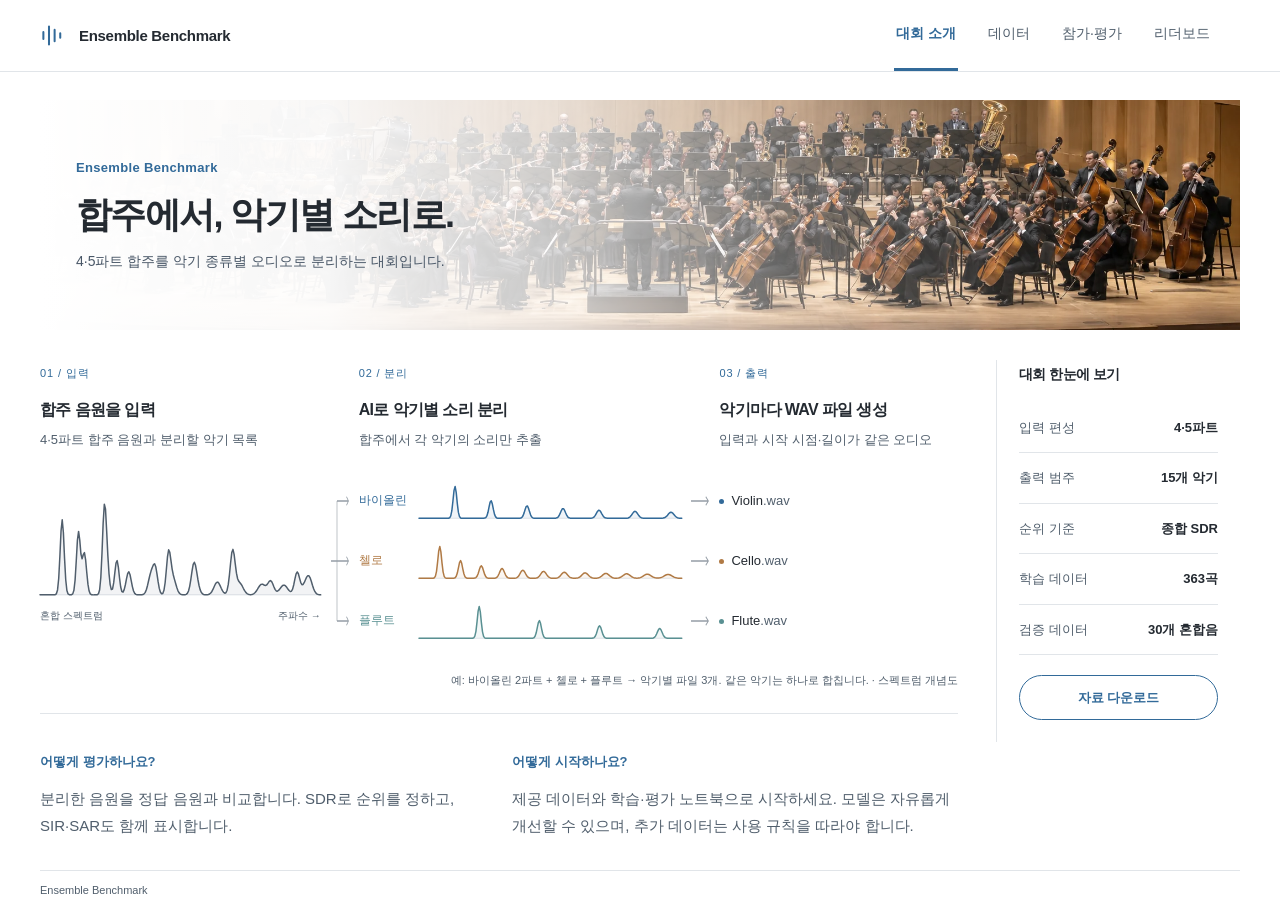
<file: index.html>
<!doctype html><html lang="ko"><head><meta charset="utf-8"><meta name="viewport" content="width=device-width,initial-scale=1"><title>Ensemble Benchmark</title><link rel="stylesheet" href="styles.css"><link rel="icon" type="image/svg+xml" href="assets/favicon.svg"></head><body class="tabbed"><a class="skip" href="#main">본문으로 건너뛰기</a><header class="masthead"><a class="brand" href="index.html"><svg viewBox="0 0 24 24" fill="none" aria-hidden="true"><path d="M3 9v6m5-11v16m5-13v10m5-7v4" stroke="currentColor" stroke-width="1.8" stroke-linecap="round"/></svg><b>Ensemble Benchmark</b></a><nav class="tabs" aria-label="대회 메뉴"><a href="index.html" data-page="overview" aria-current="page">대회 소개</a><a href="data.html" data-page="data">데이터</a><a href="participate.html" data-page="participate">참가·평가</a><a href="leaderboard.html" data-page="leaderboard">리더보드</a></nav></header><div class="shell"><header class="hero"><div class="hero-copy"><p class="hero-label">Ensemble Benchmark</p><h1>합주에서, 악기별 소리로.</h1><p>4·5파트 합주를 악기 종류별 오디오로 분리하는 대회입니다.</p></div><img class="banner-photo" src="assets/orchestra.webp" alt="공연장에서 연주하는 풀 오케스트라 — AI 생성 이미지" width="2172" height="724"></header><div class="workspace"><main class="content" id="main"><section class="chapter" id="overview" data-panel="overview" aria-label="대회 소개"><figure class="flow" aria-label="하나의 혼합 스펙트럼에서 악기별 스펙트럼을 추정하고 각각의 WAV로 복원하는 과정">
  <div class="flow-step"><small>01 / 입력</small><h2>합주 음원을 입력</h2><p>4·5파트 합주 음원과 분리할 악기 목록</p><div class="flow-visual mixture-spectrum" role="img" aria-label="여러 악기 소리가 겹친 하나의 혼합 스펙트럼"><svg class="spectrum" viewBox="0 0 240 96" fill="none" preserveAspectRatio="none" aria-hidden="true">
  <path d="M0 93H240" class="spectrum-axis"/>
  <path d="M0,93.00 L1,93.00 L2,93.00 L3,93.00 L4,93.00 L5,93.00 L6,93.00 L7,93.00 L8,93.00 L9,93.00 L10,93.00 L11,93.00 L12,92.98 L13,92.85 L14,91.99 L15,88.26 L16,77.25 L17,55.99 L18,31.55 L19,20.91 L20,33.23 L21,57.99 L22,78.50 L23,88.76 L24,92.12 L25,92.87 L26,92.97 L27,92.85 L28,92.04 L29,88.61 L30,78.81 L31,60.55 L32,40.41 L33,32.05 L34,40.45 L35,53.80 L36,58.38 L37,54.42 L38,52.40 L39,59.07 L40,71.49 L41,82.74 L42,89.33 L43,92.01 L44,92.80 L45,92.97 L46,93.00 L47,93.00 L48,92.98 L49,92.84 L50,91.95 L51,88.06 L52,76.43 L53,53.22 L54,24.19 L55,6.00 L56,10.40 L57,31.44 L58,54.86 L59,72.44 L60,83.12 L61,87.93 L62,87.42 L63,81.56 L64,71.65 L65,62.42 L66,60.06 L67,66.36 L68,76.80 L69,85.45 L70,89.81 L71,90.35 L72,88.00 L73,83.29 L74,77.32 L75,72.36 L76,70.86 L77,73.67 L78,79.26 L79,85.04 L80,89.25 L81,91.56 L82,92.55 L83,92.89 L84,92.98 L85,92.99 L86,92.98 L87,92.92 L88,92.69 L89,92.07 L90,90.61 L91,87.87 L92,83.72 L93,78.71 L94,73.90 L95,69.94 L96,66.68 L97,64.03 L98,63.19 L99,65.99 L100,72.50 L101,80.37 L102,86.78 L103,90.53 L104,91.99 L105,91.60 L106,88.62 L107,81.35 L108,69.39 L109,56.60 L110,49.74 L111,52.11 L112,60.19 L113,68.22 L114,73.86 L115,78.10 L116,82.13 L117,85.98 L118,89.07 L119,91.11 L120,92.22 L121,92.72 L122,92.91 L123,92.94 L124,92.86 L125,92.52 L126,91.55 L127,89.24 L128,84.80 L129,78.01 L130,70.12 L131,63.80 L132,61.69 L133,64.57 L134,70.86 L135,77.99 L136,84.01 L137,88.17 L138,90.67 L139,91.99 L140,92.61 L141,92.85 L142,92.92 L143,92.86 L144,92.64 L145,92.16 L146,91.23 L147,89.70 L148,87.54 L149,85.00 L150,82.61 L151,81.02 L152,80.76 L153,81.91 L154,84.09 L155,86.64 L156,88.96 L157,90.62 L158,91.39 L159,90.93 L160,88.51 L161,83.00 L162,73.72 L163,62.11 L164,52.40 L165,49.33 L166,54.19 L167,63.49 L168,72.17 L169,77.54 L170,80.01 L171,81.32 L172,82.76 L173,84.70 L174,86.91 L175,88.98 L176,90.61 L177,91.72 L178,92.37 L179,92.69 L180,92.78 L181,92.67 L182,92.36 L183,91.74 L184,90.74 L185,89.32 L186,87.54 L187,85.64 L188,83.98 L189,82.92 L190,82.67 L191,83.11 L192,83.76 L193,83.98 L194,83.29 L195,81.75 L196,80.07 L197,79.27 L198,80.04 L199,82.29 L200,85.18 L201,87.71 L202,89.20 L203,89.50 L204,88.79 L205,87.45 L206,85.89 L207,84.54 L208,83.73 L209,83.68 L210,84.41 L211,85.74 L212,87.34 L213,88.83 L214,89.76 L215,89.53 L216,87.47 L217,83.25 L218,77.67 L219,72.80 L220,70.99 L221,72.95 L222,77.19 L223,81.18 L224,83.21 L225,82.96 L226,81.07 L227,78.44 L228,75.99 L229,74.54 L230,74.72 L231,76.67 L232,79.94 L233,83.70 L234,87.12 L235,89.70 L236,91.35 L237,92.27 L238,92.71 L239,92.89 L240,92.96 L240,93 L0,93Z" fill="currentColor" opacity=".07"/>
  <path d="M0,93.00 L1,93.00 L2,93.00 L3,93.00 L4,93.00 L5,93.00 L6,93.00 L7,93.00 L8,93.00 L9,93.00 L10,93.00 L11,93.00 L12,92.98 L13,92.85 L14,91.99 L15,88.26 L16,77.25 L17,55.99 L18,31.55 L19,20.91 L20,33.23 L21,57.99 L22,78.50 L23,88.76 L24,92.12 L25,92.87 L26,92.97 L27,92.85 L28,92.04 L29,88.61 L30,78.81 L31,60.55 L32,40.41 L33,32.05 L34,40.45 L35,53.80 L36,58.38 L37,54.42 L38,52.40 L39,59.07 L40,71.49 L41,82.74 L42,89.33 L43,92.01 L44,92.80 L45,92.97 L46,93.00 L47,93.00 L48,92.98 L49,92.84 L50,91.95 L51,88.06 L52,76.43 L53,53.22 L54,24.19 L55,6.00 L56,10.40 L57,31.44 L58,54.86 L59,72.44 L60,83.12 L61,87.93 L62,87.42 L63,81.56 L64,71.65 L65,62.42 L66,60.06 L67,66.36 L68,76.80 L69,85.45 L70,89.81 L71,90.35 L72,88.00 L73,83.29 L74,77.32 L75,72.36 L76,70.86 L77,73.67 L78,79.26 L79,85.04 L80,89.25 L81,91.56 L82,92.55 L83,92.89 L84,92.98 L85,92.99 L86,92.98 L87,92.92 L88,92.69 L89,92.07 L90,90.61 L91,87.87 L92,83.72 L93,78.71 L94,73.90 L95,69.94 L96,66.68 L97,64.03 L98,63.19 L99,65.99 L100,72.50 L101,80.37 L102,86.78 L103,90.53 L104,91.99 L105,91.60 L106,88.62 L107,81.35 L108,69.39 L109,56.60 L110,49.74 L111,52.11 L112,60.19 L113,68.22 L114,73.86 L115,78.10 L116,82.13 L117,85.98 L118,89.07 L119,91.11 L120,92.22 L121,92.72 L122,92.91 L123,92.94 L124,92.86 L125,92.52 L126,91.55 L127,89.24 L128,84.80 L129,78.01 L130,70.12 L131,63.80 L132,61.69 L133,64.57 L134,70.86 L135,77.99 L136,84.01 L137,88.17 L138,90.67 L139,91.99 L140,92.61 L141,92.85 L142,92.92 L143,92.86 L144,92.64 L145,92.16 L146,91.23 L147,89.70 L148,87.54 L149,85.00 L150,82.61 L151,81.02 L152,80.76 L153,81.91 L154,84.09 L155,86.64 L156,88.96 L157,90.62 L158,91.39 L159,90.93 L160,88.51 L161,83.00 L162,73.72 L163,62.11 L164,52.40 L165,49.33 L166,54.19 L167,63.49 L168,72.17 L169,77.54 L170,80.01 L171,81.32 L172,82.76 L173,84.70 L174,86.91 L175,88.98 L176,90.61 L177,91.72 L178,92.37 L179,92.69 L180,92.78 L181,92.67 L182,92.36 L183,91.74 L184,90.74 L185,89.32 L186,87.54 L187,85.64 L188,83.98 L189,82.92 L190,82.67 L191,83.11 L192,83.76 L193,83.98 L194,83.29 L195,81.75 L196,80.07 L197,79.27 L198,80.04 L199,82.29 L200,85.18 L201,87.71 L202,89.20 L203,89.50 L204,88.79 L205,87.45 L206,85.89 L207,84.54 L208,83.73 L209,83.68 L210,84.41 L211,85.74 L212,87.34 L213,88.83 L214,89.76 L215,89.53 L216,87.47 L217,83.25 L218,77.67 L219,72.80 L220,70.99 L221,72.95 L222,77.19 L223,81.18 L224,83.21 L225,82.96 L226,81.07 L227,78.44 L228,75.99 L229,74.54 L230,74.72 L231,76.67 L232,79.94 L233,83.70 L234,87.12 L235,89.70 L236,91.35 L237,92.27 L238,92.71 L239,92.89 L240,92.96" class="spectrum-line"/>
 </svg><div class="spectrum-caption"><span>혼합 스펙트럼</span><span>주파수 →</span></div></div></div>
  <span class="flow-arrow" aria-hidden="true"><svg viewBox="0 0 36 168" preserveAspectRatio="none" fill="none" stroke="currentColor" stroke-width="1.2" aria-hidden="true"><path d="M0 84H12M12 28V140M12 28H35M12 84H35M12 140H35M31 24l4 4-4 4M31 80l4 4-4 4M31 136l4 4-4 4"/></svg></span>
  <div class="flow-step"><small>02 / 분리</small><h2>AI로 악기별 소리 분리</h2><p>합주에서 각 악기의 소리만 추출</p><div class="flow-visual instrument-spectra" role="img" aria-label="분리된 바이올린, 첼로, 플루트의 스펙트럼. 가로축은 같은 주파수 범위입니다."><div class="instrument-spectrum violin"><span class="instrument-name">바이올린</span><svg class="spectrum" viewBox="0 0 240 44" fill="none" preserveAspectRatio="none" aria-hidden="true">
  <path d="M0 41H240" class="spectrum-axis"/>
  <path d="M0,41.00 L1,41.00 L2,41.00 L3,41.00 L4,41.00 L5,41.00 L6,41.00 L7,41.00 L8,41.00 L9,41.00 L10,41.00 L11,41.00 L12,41.00 L13,41.00 L14,41.00 L15,41.00 L16,41.00 L17,41.00 L18,41.00 L19,41.00 L20,41.00 L21,41.00 L22,41.00 L23,41.00 L24,41.00 L25,41.00 L26,40.99 L27,40.91 L28,40.44 L29,38.43 L30,32.69 L31,22.00 L32,10.33 L33,6.00 L34,12.78 L35,24.92 L36,34.53 L37,39.16 L38,40.63 L39,40.95 L40,40.99 L41,41.00 L42,41.00 L43,41.00 L44,41.00 L45,41.00 L46,41.00 L47,41.00 L48,41.00 L49,41.00 L50,41.00 L51,41.00 L52,41.00 L53,41.00 L54,41.00 L55,41.00 L56,41.00 L57,41.00 L58,41.00 L59,40.97 L60,40.83 L61,40.25 L62,38.44 L63,34.47 L64,28.52 L65,23.08 L66,21.69 L67,25.39 L68,31.52 L69,36.68 L70,39.52 L71,40.62 L72,40.93 L73,40.99 L74,41.00 L75,41.00 L76,41.00 L77,41.00 L78,41.00 L79,41.00 L80,41.00 L81,41.00 L82,41.00 L83,41.00 L84,41.00 L85,41.00 L86,41.00 L87,41.00 L88,41.00 L89,41.00 L90,41.00 L91,40.99 L92,40.93 L93,40.70 L94,39.97 L95,38.21 L96,35.05 L97,31.03 L98,27.87 L99,27.42 L100,29.97 L101,33.95 L102,37.46 L103,39.61 L104,40.57 L105,40.89 L106,40.98 L107,41.00 L108,41.00 L109,41.00 L110,41.00 L111,41.00 L112,41.00 L113,41.00 L114,41.00 L115,41.00 L116,41.00 L117,41.00 L118,41.00 L119,41.00 L120,41.00 L121,41.00 L122,41.00 L123,40.99 L124,40.97 L125,40.86 L126,40.53 L127,39.68 L128,37.98 L129,35.38 L130,32.48 L131,30.50 L132,30.45 L133,32.38 L134,35.26 L135,37.89 L136,39.63 L137,40.51 L138,40.86 L139,40.97 L140,40.99 L141,41.00 L142,41.00 L143,41.00 L144,41.00 L145,41.00 L146,41.00 L147,41.00 L148,41.00 L149,41.00 L150,41.00 L151,41.00 L152,41.00 L153,41.00 L154,41.00 L155,41.00 L156,40.98 L157,40.93 L158,40.76 L159,40.33 L160,39.39 L161,37.79 L162,35.64 L163,33.49 L164,32.19 L165,32.35 L166,33.88 L167,36.09 L168,38.17 L169,39.63 L170,40.44 L171,40.81 L172,40.95 L173,40.99 L174,41.00 L175,41.00 L176,41.00 L177,41.00 L178,41.00 L179,41.00 L180,41.00 L181,41.00 L182,41.00 L183,41.00 L184,41.00 L185,41.00 L186,41.00 L187,41.00 L188,40.99 L189,40.96 L190,40.87 L191,40.64 L192,40.11 L193,39.14 L194,37.66 L195,35.88 L196,34.26 L197,33.40 L198,33.65 L199,34.91 L200,36.68 L201,38.37 L202,39.63 L203,40.39 L204,40.77 L205,40.92 L206,40.98 L207,40.99 L208,41.00 L209,41.00 L210,41.00 L211,41.00 L212,41.00 L213,41.00 L214,41.00 L215,41.00 L216,41.00 L217,41.00 L218,41.00 L219,41.00 L220,40.99 L221,40.98 L222,40.93 L223,40.79 L224,40.49 L225,39.90 L226,38.92 L227,37.59 L228,36.11 L229,34.87 L230,34.30 L231,34.60 L232,35.67 L233,37.12 L234,38.53 L235,39.63 L236,40.34 L237,40.72 L238,40.90 L239,40.97 L240,40.99 L240,41 L0,41Z" fill="currentColor" opacity=".07"/>
  <path d="M0,41.00 L1,41.00 L2,41.00 L3,41.00 L4,41.00 L5,41.00 L6,41.00 L7,41.00 L8,41.00 L9,41.00 L10,41.00 L11,41.00 L12,41.00 L13,41.00 L14,41.00 L15,41.00 L16,41.00 L17,41.00 L18,41.00 L19,41.00 L20,41.00 L21,41.00 L22,41.00 L23,41.00 L24,41.00 L25,41.00 L26,40.99 L27,40.91 L28,40.44 L29,38.43 L30,32.69 L31,22.00 L32,10.33 L33,6.00 L34,12.78 L35,24.92 L36,34.53 L37,39.16 L38,40.63 L39,40.95 L40,40.99 L41,41.00 L42,41.00 L43,41.00 L44,41.00 L45,41.00 L46,41.00 L47,41.00 L48,41.00 L49,41.00 L50,41.00 L51,41.00 L52,41.00 L53,41.00 L54,41.00 L55,41.00 L56,41.00 L57,41.00 L58,41.00 L59,40.97 L60,40.83 L61,40.25 L62,38.44 L63,34.47 L64,28.52 L65,23.08 L66,21.69 L67,25.39 L68,31.52 L69,36.68 L70,39.52 L71,40.62 L72,40.93 L73,40.99 L74,41.00 L75,41.00 L76,41.00 L77,41.00 L78,41.00 L79,41.00 L80,41.00 L81,41.00 L82,41.00 L83,41.00 L84,41.00 L85,41.00 L86,41.00 L87,41.00 L88,41.00 L89,41.00 L90,41.00 L91,40.99 L92,40.93 L93,40.70 L94,39.97 L95,38.21 L96,35.05 L97,31.03 L98,27.87 L99,27.42 L100,29.97 L101,33.95 L102,37.46 L103,39.61 L104,40.57 L105,40.89 L106,40.98 L107,41.00 L108,41.00 L109,41.00 L110,41.00 L111,41.00 L112,41.00 L113,41.00 L114,41.00 L115,41.00 L116,41.00 L117,41.00 L118,41.00 L119,41.00 L120,41.00 L121,41.00 L122,41.00 L123,40.99 L124,40.97 L125,40.86 L126,40.53 L127,39.68 L128,37.98 L129,35.38 L130,32.48 L131,30.50 L132,30.45 L133,32.38 L134,35.26 L135,37.89 L136,39.63 L137,40.51 L138,40.86 L139,40.97 L140,40.99 L141,41.00 L142,41.00 L143,41.00 L144,41.00 L145,41.00 L146,41.00 L147,41.00 L148,41.00 L149,41.00 L150,41.00 L151,41.00 L152,41.00 L153,41.00 L154,41.00 L155,41.00 L156,40.98 L157,40.93 L158,40.76 L159,40.33 L160,39.39 L161,37.79 L162,35.64 L163,33.49 L164,32.19 L165,32.35 L166,33.88 L167,36.09 L168,38.17 L169,39.63 L170,40.44 L171,40.81 L172,40.95 L173,40.99 L174,41.00 L175,41.00 L176,41.00 L177,41.00 L178,41.00 L179,41.00 L180,41.00 L181,41.00 L182,41.00 L183,41.00 L184,41.00 L185,41.00 L186,41.00 L187,41.00 L188,40.99 L189,40.96 L190,40.87 L191,40.64 L192,40.11 L193,39.14 L194,37.66 L195,35.88 L196,34.26 L197,33.40 L198,33.65 L199,34.91 L200,36.68 L201,38.37 L202,39.63 L203,40.39 L204,40.77 L205,40.92 L206,40.98 L207,40.99 L208,41.00 L209,41.00 L210,41.00 L211,41.00 L212,41.00 L213,41.00 L214,41.00 L215,41.00 L216,41.00 L217,41.00 L218,41.00 L219,41.00 L220,40.99 L221,40.98 L222,40.93 L223,40.79 L224,40.49 L225,39.90 L226,38.92 L227,37.59 L228,36.11 L229,34.87 L230,34.30 L231,34.60 L232,35.67 L233,37.12 L234,38.53 L235,39.63 L236,40.34 L237,40.72 L238,40.90 L239,40.97 L240,40.99" class="spectrum-line"/>
 </svg></div><div class="instrument-spectrum cello"><span class="instrument-name">첼로</span><svg class="spectrum" viewBox="0 0 240 44" fill="none" preserveAspectRatio="none" aria-hidden="true">
  <path d="M0 41H240" class="spectrum-axis"/>
  <path d="M0,41.00 L1,41.00 L2,41.00 L3,41.00 L4,41.00 L5,41.00 L6,41.00 L7,41.00 L8,41.00 L9,41.00 L10,41.00 L11,41.00 L12,40.99 L13,40.93 L14,40.51 L15,38.70 L16,33.35 L17,23.03 L18,11.17 L19,6.00 L20,11.98 L21,24.00 L22,33.96 L23,38.94 L24,40.57 L25,40.94 L26,40.99 L27,41.00 L28,41.00 L29,41.00 L30,41.00 L31,40.98 L32,40.87 L33,40.40 L34,38.86 L35,35.29 L36,29.56 L37,23.80 L38,21.59 L39,24.57 L40,30.56 L41,36.02 L42,39.22 L43,40.52 L44,40.90 L45,40.99 L46,41.00 L47,41.00 L48,41.00 L49,40.99 L50,40.95 L51,40.79 L52,40.22 L53,38.76 L54,35.94 L55,32.01 L56,28.47 L57,27.26 L58,29.17 L59,33.00 L60,36.74 L61,39.22 L62,40.42 L63,40.85 L64,40.97 L65,41.00 L66,41.00 L67,41.00 L68,40.98 L69,40.91 L70,40.68 L71,40.03 L72,38.63 L73,36.29 L74,33.39 L75,30.98 L76,30.25 L77,31.62 L78,34.33 L79,37.14 L80,39.18 L81,40.30 L82,40.78 L83,40.94 L84,40.99 L85,41.00 L86,40.99 L87,40.96 L88,40.85 L89,40.55 L90,39.84 L91,38.52 L92,36.55 L93,34.31 L94,32.58 L95,32.12 L96,33.15 L97,35.19 L98,37.40 L99,39.13 L100,40.19 L101,40.70 L102,40.91 L103,40.98 L104,40.99 L105,40.98 L106,40.93 L107,40.78 L108,40.41 L109,39.67 L110,38.44 L111,36.76 L112,34.99 L113,33.70 L114,33.40 L115,34.22 L116,35.82 L117,37.60 L118,39.09 L119,40.08 L120,40.62 L121,40.87 L122,40.96 L123,40.98 L124,40.96 L125,40.88 L126,40.69 L127,40.27 L128,39.52 L129,38.38 L130,36.95 L131,35.52 L132,34.53 L133,34.34 L134,35.01 L135,36.29 L136,37.77 L137,39.07 L138,39.99 L139,40.54 L140,40.81 L141,40.93 L142,40.96 L143,40.93 L144,40.83 L145,40.59 L146,40.14 L147,39.40 L148,38.35 L149,37.12 L150,35.95 L151,35.19 L152,35.06 L153,35.62 L154,36.67 L155,37.92 L156,39.05 L157,39.91 L158,40.46 L159,40.76 L160,40.89 L161,40.93 L162,40.89 L163,40.76 L164,40.49 L165,40.02 L166,39.29 L167,38.34 L168,37.28 L169,36.32 L170,35.71 L171,35.63 L172,36.10 L173,36.99 L174,38.05 L175,39.05 L176,39.84 L177,40.38 L178,40.70 L179,40.85 L180,40.89 L181,40.84 L182,40.69 L183,40.39 L184,39.91 L185,39.21 L186,38.35 L187,37.43 L188,36.63 L189,36.14 L190,36.09 L191,36.50 L192,37.25 L193,38.16 L194,39.05 L195,39.78 L196,40.31 L197,40.63 L198,40.80 L199,40.84 L200,40.78 L201,40.61 L202,40.29 L203,39.81 L204,39.15 L205,38.37 L206,37.57 L207,36.90 L208,36.50 L209,36.48 L210,36.83 L211,37.48 L212,38.27 L213,39.06 L214,39.73 L215,40.24 L216,40.56 L217,40.74 L218,40.79 L219,40.72 L220,40.53 L221,40.20 L222,39.72 L223,39.10 L224,38.40 L225,37.70 L226,37.13 L227,36.81 L228,36.80 L229,37.11 L230,37.68 L231,38.37 L232,39.08 L233,39.70 L234,40.19 L235,40.53 L236,40.75 L237,40.88 L238,40.94 L239,40.98 L240,40.99 L240,41 L0,41Z" fill="currentColor" opacity=".07"/>
  <path d="M0,41.00 L1,41.00 L2,41.00 L3,41.00 L4,41.00 L5,41.00 L6,41.00 L7,41.00 L8,41.00 L9,41.00 L10,41.00 L11,41.00 L12,40.99 L13,40.93 L14,40.51 L15,38.70 L16,33.35 L17,23.03 L18,11.17 L19,6.00 L20,11.98 L21,24.00 L22,33.96 L23,38.94 L24,40.57 L25,40.94 L26,40.99 L27,41.00 L28,41.00 L29,41.00 L30,41.00 L31,40.98 L32,40.87 L33,40.40 L34,38.86 L35,35.29 L36,29.56 L37,23.80 L38,21.59 L39,24.57 L40,30.56 L41,36.02 L42,39.22 L43,40.52 L44,40.90 L45,40.99 L46,41.00 L47,41.00 L48,41.00 L49,40.99 L50,40.95 L51,40.79 L52,40.22 L53,38.76 L54,35.94 L55,32.01 L56,28.47 L57,27.26 L58,29.17 L59,33.00 L60,36.74 L61,39.22 L62,40.42 L63,40.85 L64,40.97 L65,41.00 L66,41.00 L67,41.00 L68,40.98 L69,40.91 L70,40.68 L71,40.03 L72,38.63 L73,36.29 L74,33.39 L75,30.98 L76,30.25 L77,31.62 L78,34.33 L79,37.14 L80,39.18 L81,40.30 L82,40.78 L83,40.94 L84,40.99 L85,41.00 L86,40.99 L87,40.96 L88,40.85 L89,40.55 L90,39.84 L91,38.52 L92,36.55 L93,34.31 L94,32.58 L95,32.12 L96,33.15 L97,35.19 L98,37.40 L99,39.13 L100,40.19 L101,40.70 L102,40.91 L103,40.98 L104,40.99 L105,40.98 L106,40.93 L107,40.78 L108,40.41 L109,39.67 L110,38.44 L111,36.76 L112,34.99 L113,33.70 L114,33.40 L115,34.22 L116,35.82 L117,37.60 L118,39.09 L119,40.08 L120,40.62 L121,40.87 L122,40.96 L123,40.98 L124,40.96 L125,40.88 L126,40.69 L127,40.27 L128,39.52 L129,38.38 L130,36.95 L131,35.52 L132,34.53 L133,34.34 L134,35.01 L135,36.29 L136,37.77 L137,39.07 L138,39.99 L139,40.54 L140,40.81 L141,40.93 L142,40.96 L143,40.93 L144,40.83 L145,40.59 L146,40.14 L147,39.40 L148,38.35 L149,37.12 L150,35.95 L151,35.19 L152,35.06 L153,35.62 L154,36.67 L155,37.92 L156,39.05 L157,39.91 L158,40.46 L159,40.76 L160,40.89 L161,40.93 L162,40.89 L163,40.76 L164,40.49 L165,40.02 L166,39.29 L167,38.34 L168,37.28 L169,36.32 L170,35.71 L171,35.63 L172,36.10 L173,36.99 L174,38.05 L175,39.05 L176,39.84 L177,40.38 L178,40.70 L179,40.85 L180,40.89 L181,40.84 L182,40.69 L183,40.39 L184,39.91 L185,39.21 L186,38.35 L187,37.43 L188,36.63 L189,36.14 L190,36.09 L191,36.50 L192,37.25 L193,38.16 L194,39.05 L195,39.78 L196,40.31 L197,40.63 L198,40.80 L199,40.84 L200,40.78 L201,40.61 L202,40.29 L203,39.81 L204,39.15 L205,38.37 L206,37.57 L207,36.90 L208,36.50 L209,36.48 L210,36.83 L211,37.48 L212,38.27 L213,39.06 L214,39.73 L215,40.24 L216,40.56 L217,40.74 L218,40.79 L219,40.72 L220,40.53 L221,40.20 L222,39.72 L223,39.10 L224,38.40 L225,37.70 L226,37.13 L227,36.81 L228,36.80 L229,37.11 L230,37.68 L231,38.37 L232,39.08 L233,39.70 L234,40.19 L235,40.53 L236,40.75 L237,40.88 L238,40.94 L239,40.98 L240,40.99" class="spectrum-line"/>
 </svg></div><div class="instrument-spectrum flute"><span class="instrument-name">플루트</span><svg class="spectrum" viewBox="0 0 240 44" fill="none" preserveAspectRatio="none" aria-hidden="true">
  <path d="M0 41H240" class="spectrum-axis"/>
  <path d="M0,41.00 L1,41.00 L2,41.00 L3,41.00 L4,41.00 L5,41.00 L6,41.00 L7,41.00 L8,41.00 L9,41.00 L10,41.00 L11,41.00 L12,41.00 L13,41.00 L14,41.00 L15,41.00 L16,41.00 L17,41.00 L18,41.00 L19,41.00 L20,41.00 L21,41.00 L22,41.00 L23,41.00 L24,41.00 L25,41.00 L26,41.00 L27,41.00 L28,41.00 L29,41.00 L30,41.00 L31,41.00 L32,41.00 L33,41.00 L34,41.00 L35,41.00 L36,41.00 L37,41.00 L38,41.00 L39,41.00 L40,41.00 L41,41.00 L42,41.00 L43,41.00 L44,41.00 L45,41.00 L46,41.00 L47,41.00 L48,40.99 L49,40.93 L50,40.51 L51,38.70 L52,33.35 L53,23.03 L54,11.17 L55,6.00 L56,11.98 L57,24.00 L58,33.96 L59,38.94 L60,40.57 L61,40.94 L62,40.99 L63,41.00 L64,41.00 L65,41.00 L66,41.00 L67,41.00 L68,41.00 L69,41.00 L70,41.00 L71,41.00 L72,41.00 L73,41.00 L74,41.00 L75,41.00 L76,41.00 L77,41.00 L78,41.00 L79,41.00 L80,41.00 L81,41.00 L82,41.00 L83,41.00 L84,41.00 L85,41.00 L86,41.00 L87,41.00 L88,41.00 L89,41.00 L90,41.00 L91,41.00 L92,41.00 L93,41.00 L94,41.00 L95,41.00 L96,41.00 L97,41.00 L98,41.00 L99,41.00 L100,41.00 L101,41.00 L102,41.00 L103,40.98 L104,40.87 L105,40.40 L106,38.86 L107,35.29 L108,29.56 L109,23.80 L110,21.59 L111,24.57 L112,30.56 L113,36.02 L114,39.22 L115,40.52 L116,40.90 L117,40.99 L118,41.00 L119,41.00 L120,41.00 L121,41.00 L122,41.00 L123,41.00 L124,41.00 L125,41.00 L126,41.00 L127,41.00 L128,41.00 L129,41.00 L130,41.00 L131,41.00 L132,41.00 L133,41.00 L134,41.00 L135,41.00 L136,41.00 L137,41.00 L138,41.00 L139,41.00 L140,41.00 L141,41.00 L142,41.00 L143,41.00 L144,41.00 L145,41.00 L146,41.00 L147,41.00 L148,41.00 L149,41.00 L150,41.00 L151,41.00 L152,41.00 L153,41.00 L154,41.00 L155,41.00 L156,41.00 L157,40.99 L158,40.95 L159,40.79 L160,40.22 L161,38.76 L162,35.94 L163,32.01 L164,28.47 L165,27.26 L166,29.17 L167,33.00 L168,36.74 L169,39.22 L170,40.42 L171,40.85 L172,40.97 L173,41.00 L174,41.00 L175,41.00 L176,41.00 L177,41.00 L178,41.00 L179,41.00 L180,41.00 L181,41.00 L182,41.00 L183,41.00 L184,41.00 L185,41.00 L186,41.00 L187,41.00 L188,41.00 L189,41.00 L190,41.00 L191,41.00 L192,41.00 L193,41.00 L194,41.00 L195,41.00 L196,41.00 L197,41.00 L198,41.00 L199,41.00 L200,41.00 L201,41.00 L202,41.00 L203,41.00 L204,41.00 L205,41.00 L206,41.00 L207,41.00 L208,41.00 L209,41.00 L210,41.00 L211,41.00 L212,40.98 L213,40.91 L214,40.68 L215,40.03 L216,38.63 L217,36.29 L218,33.39 L219,30.98 L220,30.25 L221,31.62 L222,34.33 L223,37.14 L224,39.18 L225,40.30 L226,40.78 L227,40.94 L228,40.99 L229,41.00 L230,41.00 L231,41.00 L232,41.00 L233,41.00 L234,41.00 L235,41.00 L236,41.00 L237,41.00 L238,41.00 L239,41.00 L240,41.00 L240,41 L0,41Z" fill="currentColor" opacity=".07"/>
  <path d="M0,41.00 L1,41.00 L2,41.00 L3,41.00 L4,41.00 L5,41.00 L6,41.00 L7,41.00 L8,41.00 L9,41.00 L10,41.00 L11,41.00 L12,41.00 L13,41.00 L14,41.00 L15,41.00 L16,41.00 L17,41.00 L18,41.00 L19,41.00 L20,41.00 L21,41.00 L22,41.00 L23,41.00 L24,41.00 L25,41.00 L26,41.00 L27,41.00 L28,41.00 L29,41.00 L30,41.00 L31,41.00 L32,41.00 L33,41.00 L34,41.00 L35,41.00 L36,41.00 L37,41.00 L38,41.00 L39,41.00 L40,41.00 L41,41.00 L42,41.00 L43,41.00 L44,41.00 L45,41.00 L46,41.00 L47,41.00 L48,40.99 L49,40.93 L50,40.51 L51,38.70 L52,33.35 L53,23.03 L54,11.17 L55,6.00 L56,11.98 L57,24.00 L58,33.96 L59,38.94 L60,40.57 L61,40.94 L62,40.99 L63,41.00 L64,41.00 L65,41.00 L66,41.00 L67,41.00 L68,41.00 L69,41.00 L70,41.00 L71,41.00 L72,41.00 L73,41.00 L74,41.00 L75,41.00 L76,41.00 L77,41.00 L78,41.00 L79,41.00 L80,41.00 L81,41.00 L82,41.00 L83,41.00 L84,41.00 L85,41.00 L86,41.00 L87,41.00 L88,41.00 L89,41.00 L90,41.00 L91,41.00 L92,41.00 L93,41.00 L94,41.00 L95,41.00 L96,41.00 L97,41.00 L98,41.00 L99,41.00 L100,41.00 L101,41.00 L102,41.00 L103,40.98 L104,40.87 L105,40.40 L106,38.86 L107,35.29 L108,29.56 L109,23.80 L110,21.59 L111,24.57 L112,30.56 L113,36.02 L114,39.22 L115,40.52 L116,40.90 L117,40.99 L118,41.00 L119,41.00 L120,41.00 L121,41.00 L122,41.00 L123,41.00 L124,41.00 L125,41.00 L126,41.00 L127,41.00 L128,41.00 L129,41.00 L130,41.00 L131,41.00 L132,41.00 L133,41.00 L134,41.00 L135,41.00 L136,41.00 L137,41.00 L138,41.00 L139,41.00 L140,41.00 L141,41.00 L142,41.00 L143,41.00 L144,41.00 L145,41.00 L146,41.00 L147,41.00 L148,41.00 L149,41.00 L150,41.00 L151,41.00 L152,41.00 L153,41.00 L154,41.00 L155,41.00 L156,41.00 L157,40.99 L158,40.95 L159,40.79 L160,40.22 L161,38.76 L162,35.94 L163,32.01 L164,28.47 L165,27.26 L166,29.17 L167,33.00 L168,36.74 L169,39.22 L170,40.42 L171,40.85 L172,40.97 L173,41.00 L174,41.00 L175,41.00 L176,41.00 L177,41.00 L178,41.00 L179,41.00 L180,41.00 L181,41.00 L182,41.00 L183,41.00 L184,41.00 L185,41.00 L186,41.00 L187,41.00 L188,41.00 L189,41.00 L190,41.00 L191,41.00 L192,41.00 L193,41.00 L194,41.00 L195,41.00 L196,41.00 L197,41.00 L198,41.00 L199,41.00 L200,41.00 L201,41.00 L202,41.00 L203,41.00 L204,41.00 L205,41.00 L206,41.00 L207,41.00 L208,41.00 L209,41.00 L210,41.00 L211,41.00 L212,40.98 L213,40.91 L214,40.68 L215,40.03 L216,38.63 L217,36.29 L218,33.39 L219,30.98 L220,30.25 L221,31.62 L222,34.33 L223,37.14 L224,39.18 L225,40.30 L226,40.78 L227,40.94 L228,40.99 L229,41.00 L230,41.00 L231,41.00 L232,41.00 L233,41.00 L234,41.00 L235,41.00 L236,41.00 L237,41.00 L238,41.00 L239,41.00 L240,41.00" class="spectrum-line"/>
 </svg></div></div></div>
  <span class="flow-arrow" aria-hidden="true"><svg viewBox="0 0 28 168" preserveAspectRatio="none" fill="none" stroke="currentColor" stroke-width="1.2" aria-hidden="true"><path d="M0 28H27M23 24l4 4-4 4M0 84H27M23 80l4 4-4 4M0 140H27M23 136l4 4-4 4"/></svg></span>
  <div class="flow-step"><small>03 / 출력</small><h2>악기마다 WAV 파일 생성</h2><p>입력과 시작 시점·길이가 같은 오디오</p><div class="flow-visual stem-files" aria-label="악기별 출력 파일 예시"><div class="stem-file violin"><span class="stem-dot" aria-hidden="true"></span><span class="stem-name">Violin<span>.wav</span></span></div><div class="stem-file cello"><span class="stem-dot" aria-hidden="true"></span><span class="stem-name">Cello<span>.wav</span></span></div><div class="stem-file flute"><span class="stem-dot" aria-hidden="true"></span><span class="stem-name">Flute<span>.wav</span></span></div></div></div>
  <figcaption class="flow-caption">예: 바이올린 2파트 + 첼로 + 플루트 → 악기별 파일 3개. 같은 악기는 하나로 합칩니다. · 스펙트럼 개념도</figcaption>
 </figure><dl class="facts overview-facts"><div><dt>어떻게 평가하나요?</dt><dd>분리한 음원을 정답 음원과 비교합니다. SDR로 순위를 정하고, SIR·SAR도 함께 표시합니다.</dd></div><div><dt>어떻게 시작하나요?</dt><dd>제공 데이터와 학습·평가 노트북으로 시작하세요. 모델은 자유롭게 개선할 수 있으며, 추가 데이터는 사용 규칙을 따라야 합니다.</dd></div></dl></section></main><aside class="summary"><h2>대회 한눈에 보기</h2><dl><div><dt>입력 편성</dt><dd>4·5파트</dd></div><div><dt>출력 범주</dt><dd>15개 악기</dd></div><div><dt>순위 기준</dt><dd>종합 SDR</dd></div><div><dt>학습 데이터</dt><dd>363곡</dd></div><div><dt>검증 데이터</dt><dd>30개 혼합음</dd></div></dl><a class="primary" href="participate.html#baseline">자료 다운로드</a></aside></div><footer class="footer"><span>Ensemble Benchmark</span></footer></div></body></html>
</file>
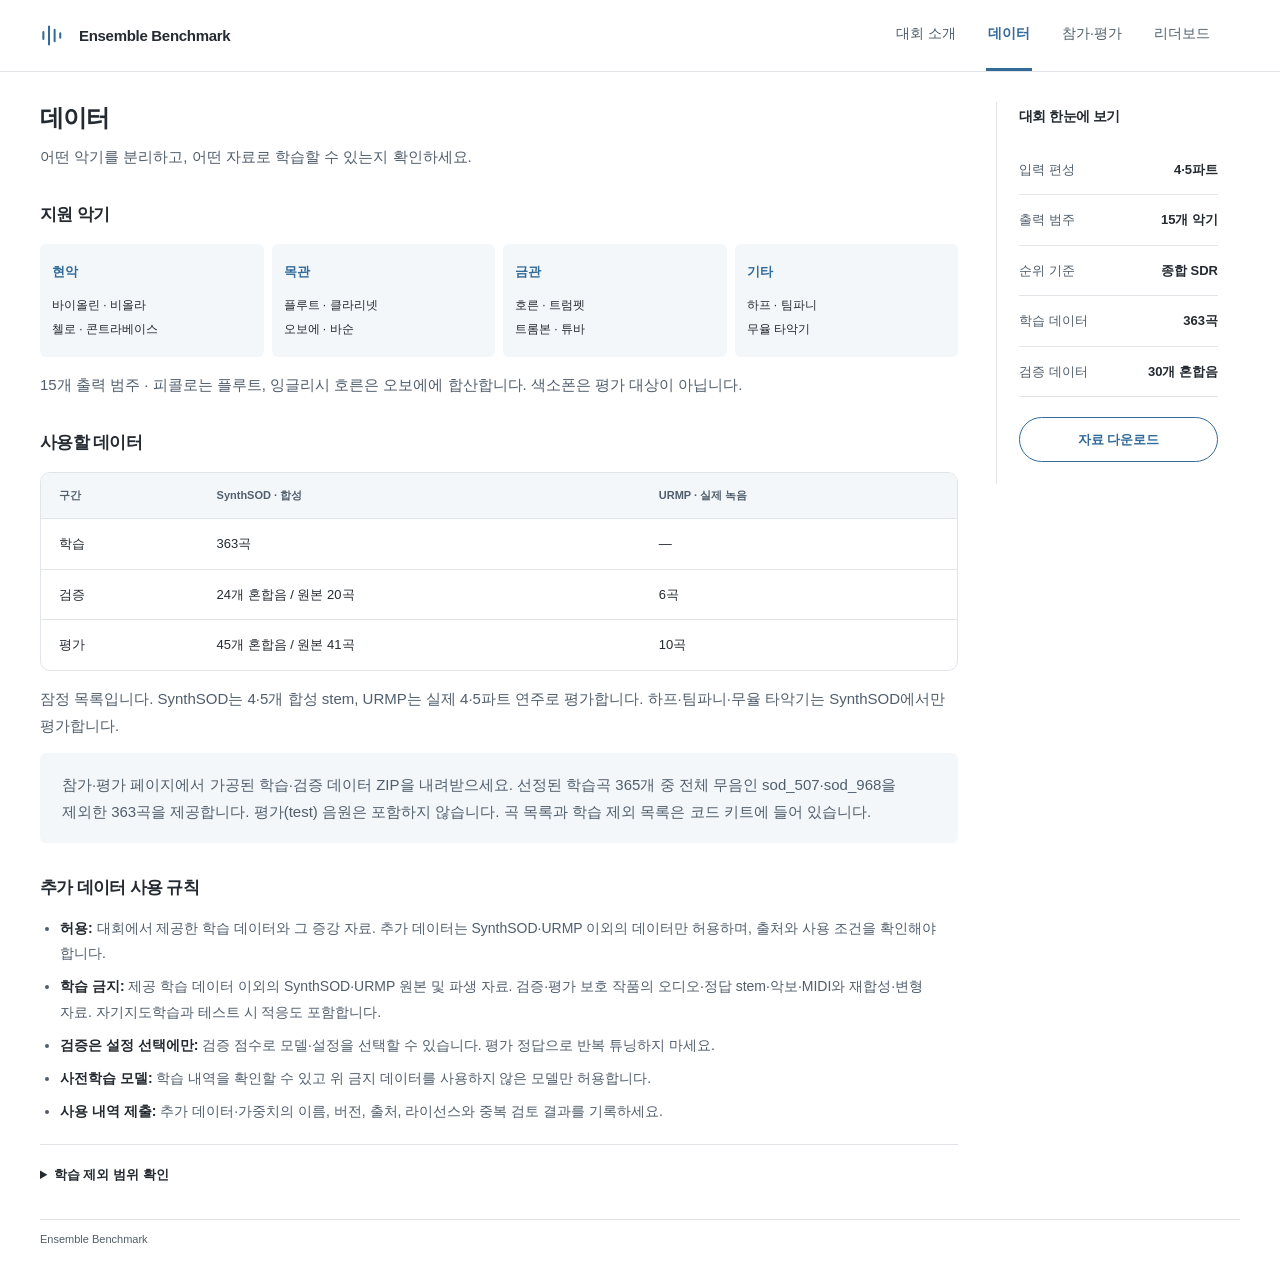
<file: data.html>
<!doctype html><html lang="ko"><head><meta charset="utf-8"><meta name="viewport" content="width=device-width,initial-scale=1"><title>데이터 · Ensemble Benchmark</title><link rel="stylesheet" href="styles.css"><link rel="icon" type="image/svg+xml" href="assets/favicon.svg"></head><body class="tabbed"><a class="skip" href="#main">본문으로 건너뛰기</a><header class="masthead"><a class="brand" href="index.html"><svg viewBox="0 0 24 24" fill="none" aria-hidden="true"><path d="M3 9v6m5-11v16m5-13v10m5-7v4" stroke="currentColor" stroke-width="1.8" stroke-linecap="round"/></svg><b>Ensemble Benchmark</b></a><nav class="tabs" aria-label="대회 메뉴"><a href="index.html" data-page="overview">대회 소개</a><a href="data.html" data-page="data" aria-current="page">데이터</a><a href="participate.html" data-page="participate">참가·평가</a><a href="leaderboard.html" data-page="leaderboard">리더보드</a></nav></header><div class="shell"><div class="workspace"><main class="content" id="main"><section class="chapter" id="data" data-panel="data"><header class="page-head"><p class="eyebrow">DATA</p><h1>데이터</h1><p>어떤 악기를 분리하고, 어떤 자료로 학습할 수 있는지 확인하세요.</p></header><section class="section"><h2>지원 악기</h2><div class="instrument-grid"><div><h3>현악</h3><p>바이올린 · 비올라<br>첼로 · 콘트라베이스</p></div><div><h3>목관</h3><p>플루트 · 클라리넷<br>오보에 · 바순</p></div><div><h3>금관</h3><p>호른 · 트럼펫<br>트롬본 · 튜바</p></div><div><h3>기타</h3><p>하프 · 팀파니<br>무율 타악기</p></div></div><p class="note">15개 출력 범주 · 피콜로는 플루트, 잉글리시 호른은 오보에에 합산합니다. 색소폰은 평가 대상이 아닙니다.</p></section><section class="section"><h2>사용할 데이터</h2><div class="panel table-scroll" role="region" tabindex="0" aria-label="데이터 분할 · 작은 화면에서는 좌우 스크롤"><table class=""><caption class="sr-only">데이터 분할</caption><thead><tr><th scope="col">구간</th><th scope="col">SynthSOD · 합성</th><th scope="col">URMP · 실제 녹음</th></tr></thead><tbody><tr><td>학습</td><td>363곡</td><td>—</td></tr><tr><td>검증</td><td>24개 혼합음 / 원본 20곡</td><td>6곡</td></tr><tr><td>평가</td><td>45개 혼합음 / 원본 41곡</td><td>10곡</td></tr></tbody></table></div><p class="note">잠정 목록입니다. SynthSOD는 4·5개 합성 stem, URMP는 실제 4·5파트 연주로 평가합니다. 하프·팀파니·무율 타악기는 SynthSOD에서만 평가합니다.</p><p class="callout">참가·평가 페이지에서 가공된 학습·검증 데이터 ZIP을 내려받으세요. 선정된 학습곡 365개 중 전체 무음인 sod_507·sod_968을 제외한 363곡을 제공합니다. 평가(test) 음원은 포함하지 않습니다. 곡 목록과 학습 제외 목록은 코드 키트에 들어 있습니다.</p></section><section class="section"><h2>추가 데이터 사용 규칙</h2><ul class="rules"><li><strong>허용:</strong> 대회에서 제공한 학습 데이터와 그 증강 자료. 추가 데이터는 SynthSOD·URMP 이외의 데이터만 허용하며, 출처와 사용 조건을 확인해야 합니다.</li><li><strong>학습 금지:</strong> 제공 학습 데이터 이외의 SynthSOD·URMP 원본 및 파생 자료. 검증·평가 보호 작품의 오디오·정답 stem·악보·MIDI와 재합성·변형 자료. 자기지도학습과 테스트 시 적응도 포함합니다.</li><li><strong>검증은 설정 선택에만:</strong> 검증 점수로 모델·설정을 선택할 수 있습니다. 평가 정답으로 반복 튜닝하지 마세요.</li><li><strong>사전학습 모델:</strong> 학습 내역을 확인할 수 있고 위 금지 데이터를 사용하지 않은 모델만 허용합니다.</li><li><strong>사용 내역 제출:</strong> 추가 데이터·가중치의 이름, 버전, 출처, 라이선스와 중복 검토 결과를 기록하세요.</li></ul><details><summary>학습 제외 범위 확인</summary><p>SynthSOD 원본 train 중 보호 작품 관련 43개를 제외했습니다. 같은 작품의 악장·편곡·렌더·부분 혼합은 같은 구간으로 묶습니다. 미선정된 원본 evaluation/test도 학습에 사용할 수 없습니다.</p><p>목록의 <code>train.allowed_sod_ids</code>는 허용 ID, <code>train.quarantined</code>는 잠정 제외 목록, <code>protected_synthsod_records</code>는 보호 작품 목록입니다. 제목 기반 중복 검토가 반영되어 있으며 최종 검수 시 변경될 수 있습니다.</p></details></section></section></main><aside class="summary"><h2>대회 한눈에 보기</h2><dl><div><dt>입력 편성</dt><dd>4·5파트</dd></div><div><dt>출력 범주</dt><dd>15개 악기</dd></div><div><dt>순위 기준</dt><dd>종합 SDR</dd></div><div><dt>학습 데이터</dt><dd>363곡</dd></div><div><dt>검증 데이터</dt><dd>30개 혼합음</dd></div></dl><a class="primary" href="participate.html#baseline">자료 다운로드</a></aside></div><footer class="footer"><span>Ensemble Benchmark</span></footer></div></body></html>
</file>
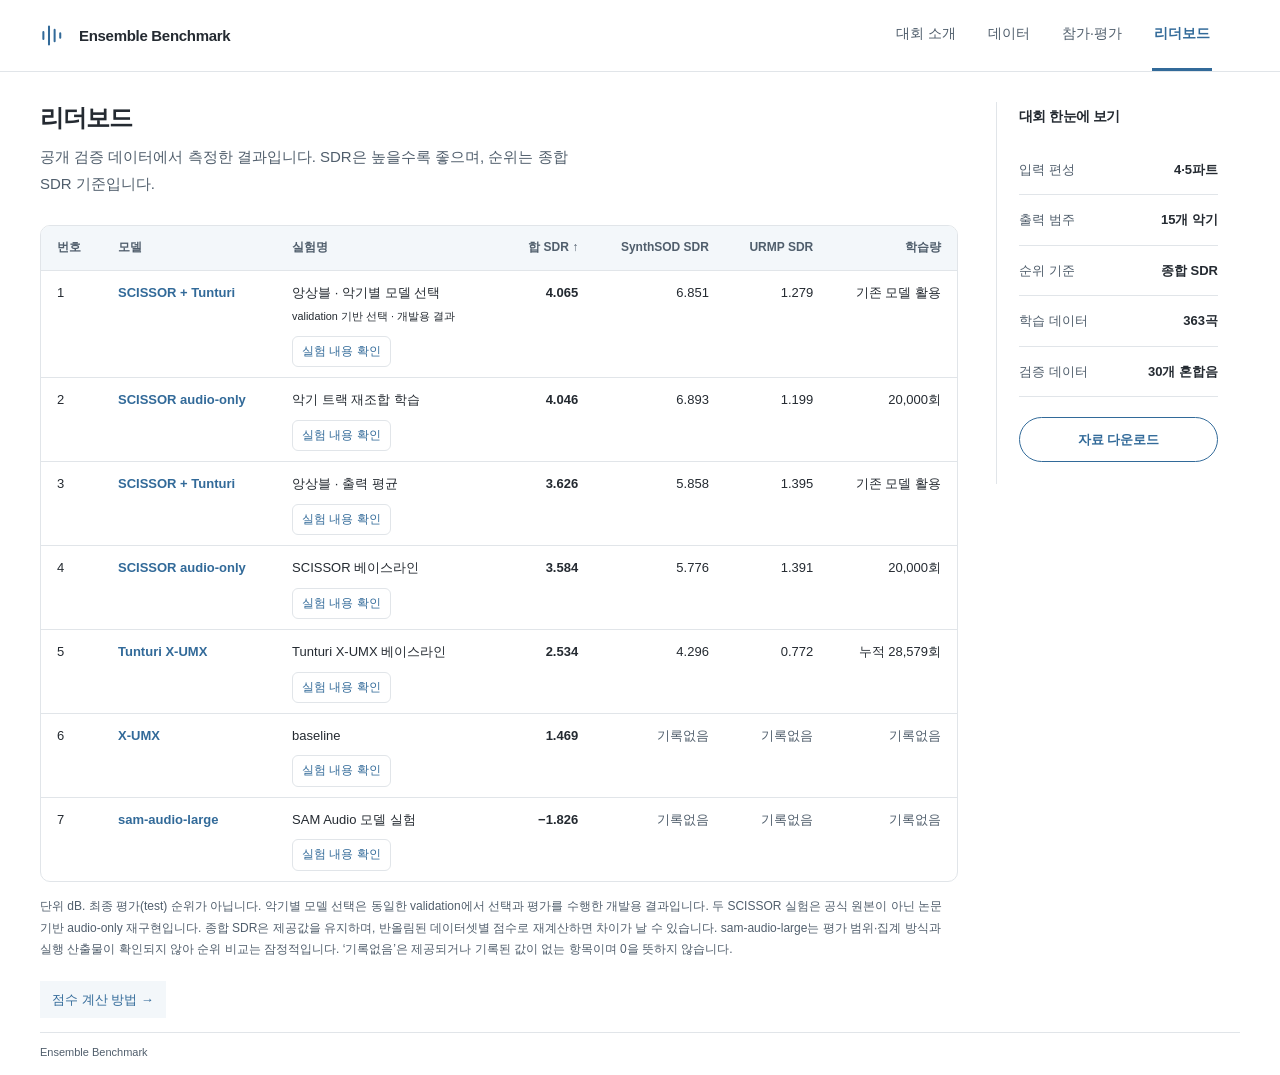
<file: leaderboard.html>
<!doctype html><html lang="ko"><head><meta charset="utf-8"><meta name="viewport" content="width=device-width,initial-scale=1"><title>리더보드 · Ensemble Benchmark</title><link rel="stylesheet" href="styles.css"><link rel="icon" type="image/svg+xml" href="assets/favicon.svg"></head><body class="tabbed"><a class="skip" href="#main">본문으로 건너뛰기</a><header class="masthead"><a class="brand" href="index.html"><svg viewBox="0 0 24 24" fill="none" aria-hidden="true"><path d="M3 9v6m5-11v16m5-13v10m5-7v4" stroke="currentColor" stroke-width="1.8" stroke-linecap="round"/></svg><b>Ensemble Benchmark</b></a><nav class="tabs" aria-label="대회 메뉴"><a href="index.html" data-page="overview">대회 소개</a><a href="data.html" data-page="data">데이터</a><a href="participate.html" data-page="participate">참가·평가</a><a href="leaderboard.html" data-page="leaderboard" aria-current="page">리더보드</a></nav></header><div class="shell"><div class="workspace"><main class="content" id="main"><section class="chapter" id="leaderboard" data-panel="leaderboard"><header class="page-head"><p class="eyebrow">LEADERBOARD</p><h1>리더보드</h1><p>공개 검증 데이터에서 측정한 결과입니다. SDR은 높을수록 좋으며, 순위는 종합 SDR 기준입니다.</p></header><div class="panel table-scroll" role="region" tabindex="0" aria-label="모델별 SDR 점수와 실험 내용 · 작은 화면에서는 좌우 스크롤"><table class="board"><caption class="sr-only">모델별 SDR 점수와 실험 내용</caption><thead><tr><th scope="col">번호</th><th scope="col">모델</th><th scope="col">실험명</th><th scope="col" aria-sort="descending">합 SDR ↑</th><th scope="col">SynthSOD SDR</th><th scope="col">URMP SDR</th><th scope="col">학습량</th></tr></thead><tbody><tr><td>1</td><td><span class="board-model">SCISSOR + Tunturi</span></td><td style="white-space:normal;min-width:210px">앙상블 · 악기별 모델 선택<br><small>validation 기반 선택 · 개발용 결과</small><button type="button" aria-label="SCISSOR + Tunturi · 앙상블 · 악기별 모델 선택 실험 내용 확인" onclick="this.nextElementSibling.showModal()" style="display:block;margin:8px 0 0;padding:4px 9px;border:1px solid var(--line);border-radius:6px;background:var(--paper);color:var(--accent);font-size:12px">실험 내용 확인</button><dialog aria-labelledby="experiment-title-selection" style="width:min(500px,calc(100% - 32px));max-height:80vh;overflow:auto;padding:24px;border:1px solid var(--line);border-radius:10px;background:var(--paper);color:var(--ink);font:inherit;white-space:normal;text-align:left"><h2 id="experiment-title-selection" style="margin:0 0 16px">SCISSOR + Tunturi · 앙상블 · 악기별 모델 선택</h2><p style="margin:0 0 20px;text-align:left">악기별로 SCISSOR와 Tunturi 중 더 좋은 모델 하나를 선택합니다. 음원 평균이 아닌 모델 선택 방식입니다. 같은 validation 데이터로 모델을 선택하고 점수를 계산한 개발용 결과입니다. 독립 평가 결과와 직접 비교할 때 주의가 필요합니다.</p><form method="dialog"><button type="submit" style="padding:8px 14px;border:1px solid var(--line);border-radius:6px;background:var(--soft);color:var(--ink)">닫기</button></form></dialog></td><td class="primary-score">4.065</td><td>6.851</td><td>1.279</td><td>기존 모델 활용</td></tr><tr><td>2</td><td><span class="board-model">SCISSOR audio-only</span></td><td style="white-space:normal;min-width:210px">악기 트랙 재조합 학습<button type="button" aria-label="SCISSOR audio-only · 악기 트랙 재조합 학습 실험 내용 확인" onclick="this.nextElementSibling.showModal()" style="display:block;margin:8px 0 0;padding:4px 9px;border:1px solid var(--line);border-radius:6px;background:var(--paper);color:var(--accent);font-size:12px">실험 내용 확인</button><dialog aria-labelledby="experiment-title-1" style="width:min(500px,calc(100% - 32px));max-height:80vh;overflow:auto;padding:24px;border:1px solid var(--line);border-radius:10px;background:var(--paper);color:var(--ink);font:inherit;white-space:normal;text-align:left"><h2 id="experiment-title-1" style="margin:0 0 16px">SCISSOR audio-only · 악기 트랙 재조합 학습</h2><p style="margin:0 0 20px;text-align:left">개선판과 동일한 설정에서 배치 내 악기별 트랙을 재조합해 처음부터 학습했습니다. 허용된 학습 데이터 안에서만 수행하며 검증에는 적용하지 않았습니다.</p><form method="dialog"><button type="submit" style="padding:8px 14px;border:1px solid var(--line);border-radius:6px;background:var(--soft);color:var(--ink)">닫기</button></form></dialog></td><td class="primary-score">4.046</td><td>6.893</td><td>1.199</td><td>20,000회</td></tr><tr><td>3</td><td><span class="board-model">SCISSOR + Tunturi</span></td><td style="white-space:normal;min-width:210px">앙상블 · 출력 평균<button type="button" aria-label="SCISSOR + Tunturi · 앙상블 · 출력 평균 실험 내용 확인" onclick="this.nextElementSibling.showModal()" style="display:block;margin:8px 0 0;padding:4px 9px;border:1px solid var(--line);border-radius:6px;background:var(--paper);color:var(--accent);font-size:12px">실험 내용 확인</button><dialog aria-labelledby="experiment-title-average" style="width:min(500px,calc(100% - 32px));max-height:80vh;overflow:auto;padding:24px;border:1px solid var(--line);border-radius:10px;background:var(--paper);color:var(--ink);font:inherit;white-space:normal;text-align:left"><h2 id="experiment-title-average" style="margin:0 0 16px">SCISSOR + Tunturi · 앙상블 · 출력 평균</h2><p style="margin:0 0 20px;text-align:left">SCISSOR와 Tunturi가 출력한 음원을 평균해 결합합니다. 두 모델의 출력을 섞는 앙상블입니다.</p><form method="dialog"><button type="submit" style="padding:8px 14px;border:1px solid var(--line);border-radius:6px;background:var(--soft);color:var(--ink)">닫기</button></form></dialog></td><td class="primary-score">3.626</td><td>5.858</td><td>1.395</td><td>기존 모델 활용</td></tr><tr><td>4</td><td><span class="board-model">SCISSOR audio-only</span></td><td style="white-space:normal;min-width:210px">SCISSOR 베이스라인<button type="button" aria-label="SCISSOR audio-only · SCISSOR 베이스라인 실험 내용 확인" onclick="this.nextElementSibling.showModal()" style="display:block;margin:8px 0 0;padding:4px 9px;border:1px solid var(--line);border-radius:6px;background:var(--paper);color:var(--accent);font-size:12px">실험 내용 확인</button><dialog aria-labelledby="experiment-title-2" style="width:min(500px,calc(100% - 32px));max-height:80vh;overflow:auto;padding:24px;border:1px solid var(--line);border-radius:10px;background:var(--paper);color:var(--ink);font:inherit;white-space:normal;text-align:left"><h2 id="experiment-title-2" style="margin:0 0 16px">SCISSOR audio-only · SCISSOR 베이스라인</h2><p style="margin:0 0 20px;text-align:left">재조합 없이 원래 악기 조합을 유지했습니다. 논문 기반 손실·cosine 학습률·EMA, 4초 구간과 배치 12를 사용했습니다.</p><form method="dialog"><button type="submit" style="padding:8px 14px;border:1px solid var(--line);border-radius:6px;background:var(--soft);color:var(--ink)">닫기</button></form></dialog></td><td class="primary-score">3.584</td><td>5.776</td><td>1.391</td><td>20,000회</td></tr><tr><td>5</td><td><span class="board-model">Tunturi X-UMX</span></td><td style="white-space:normal;min-width:210px">Tunturi X-UMX 베이스라인<button type="button" aria-label="Tunturi X-UMX · Tunturi X-UMX 베이스라인 실험 내용 확인" onclick="this.nextElementSibling.showModal()" style="display:block;margin:8px 0 0;padding:4px 9px;border:1px solid var(--line);border-radius:6px;background:var(--paper);color:var(--accent);font-size:12px">실험 내용 확인</button><dialog aria-labelledby="experiment-title-3" style="width:min(500px,calc(100% - 32px));max-height:80vh;overflow:auto;padding:24px;border:1px solid var(--line);border-radius:10px;background:var(--paper);color:var(--ink);font:inherit;white-space:normal;text-align:left"><h2 id="experiment-title-3" style="margin:0 0 16px">Tunturi X-UMX · Tunturi X-UMX 베이스라인</h2><p style="margin:0 0 20px;text-align:left">7,536회 체크포인트의 모델·옵티마이저·난수·혼합정밀도 상태를 계승했습니다. 데이터·모델 구조는 유지하고 학습률 스케줄을 초기화했으며 학습률 감소와 조기 종료 정책을 변경했습니다. 추가 12시간 예산에 도달해 종료했습니다.</p><form method="dialog"><button type="submit" style="padding:8px 14px;border:1px solid var(--line);border-radius:6px;background:var(--soft);color:var(--ink)">닫기</button></form></dialog></td><td class="primary-score">2.534</td><td>4.296</td><td>0.772</td><td>누적 28,579회</td></tr><tr><td>6</td><td><span class="board-model">X-UMX</span></td><td style="white-space:normal;min-width:210px">baseline<button type="button" aria-label="X-UMX · baseline 실험 내용 확인" onclick="this.nextElementSibling.showModal()" style="display:block;margin:8px 0 0;padding:4px 9px;border:1px solid var(--line);border-radius:6px;background:var(--paper);color:var(--accent);font-size:12px">실험 내용 확인</button><dialog aria-labelledby="experiment-title-4" style="width:min(500px,calc(100% - 32px));max-height:80vh;overflow:auto;padding:24px;border:1px solid var(--line);border-radius:10px;background:var(--paper);color:var(--ink);font:inherit;white-space:normal;text-align:left"><h2 id="experiment-title-4" style="margin:0 0 16px">X-UMX · baseline</h2><p style="margin:0 0 20px;text-align:left">검증 30개 혼합음(SynthSOD 24 · URMP 6)을 채점한 기존 baseline입니다. 6초 구간과 배치 16으로 학습했습니다.</p><form method="dialog"><button type="submit" style="padding:8px 14px;border:1px solid var(--line);border-radius:6px;background:var(--soft);color:var(--ink)">닫기</button></form></dialog></td><td class="primary-score">1.469</td><td class="unavailable">기록없음</td><td class="unavailable">기록없음</td><td class="unavailable">기록없음</td></tr><tr><td>7</td><td><span class="board-model">sam-audio-large</span></td><td style="white-space:normal;min-width:210px">SAM Audio 모델 실험<button type="button" aria-label="sam-audio-large · SAM Audio 모델 실험 실험 내용 확인" onclick="this.nextElementSibling.showModal()" style="display:block;margin:8px 0 0;padding:4px 9px;border:1px solid var(--line);border-radius:6px;background:var(--paper);color:var(--accent);font-size:12px">실험 내용 확인</button><dialog aria-labelledby="experiment-title-5" style="width:min(500px,calc(100% - 32px));max-height:80vh;overflow:auto;padding:24px;border:1px solid var(--line);border-radius:10px;background:var(--paper);color:var(--ink);font:inherit;white-space:normal;text-align:left"><h2 id="experiment-title-5" style="margin:0 0 16px">sam-audio-large · SAM Audio 모델 실험</h2><p style="margin:0 0 20px;text-align:left">제공된 SDR이 음수로, 정답 신호에 비해 왜곡과 간섭이 큰 결과를 뜻합니다. 평가 범위·집계 방식과 실행 산출물은 확인되지 않아 다른 결과와 비교할 때 주의가 필요합니다.</p><form method="dialog"><button type="submit" style="padding:8px 14px;border:1px solid var(--line);border-radius:6px;background:var(--soft);color:var(--ink)">닫기</button></form></dialog></td><td class="primary-score">−1.826</td><td class="unavailable">기록없음</td><td class="unavailable">기록없음</td><td class="unavailable">기록없음</td></tr></tbody></table></div><p class="note">단위 dB. 최종 평가(test) 순위가 아닙니다. 악기별 모델 선택은 동일한 validation에서 선택과 평가를 수행한 개발용 결과입니다. 두 SCISSOR 실험은 공식 원본이 아닌 논문 기반 audio-only 재구현입니다. 종합 SDR은 제공값을 유지하며, 반올림된 데이터셋별 점수로 재계산하면 차이가 날 수 있습니다. sam-audio-large는 평가 범위·집계 방식과 실행 산출물이 확인되지 않아 순위 비교는 잠정적입니다. ‘기록없음’은 제공되거나 기록된 값이 없는 항목이며 0을 뜻하지 않습니다.</p><div class="links"><a class="text-link" href="participate.html#scoring">점수 계산 방법 →</a></div></section></main><aside class="summary"><h2>대회 한눈에 보기</h2><dl><div><dt>입력 편성</dt><dd>4·5파트</dd></div><div><dt>출력 범주</dt><dd>15개 악기</dd></div><div><dt>순위 기준</dt><dd>종합 SDR</dd></div><div><dt>학습 데이터</dt><dd>363곡</dd></div><div><dt>검증 데이터</dt><dd>30개 혼합음</dd></div></dl><a class="primary" href="participate.html#baseline">자료 다운로드</a></aside></div><footer class="footer"><span>Ensemble Benchmark</span></footer></div></body></html>
</file>
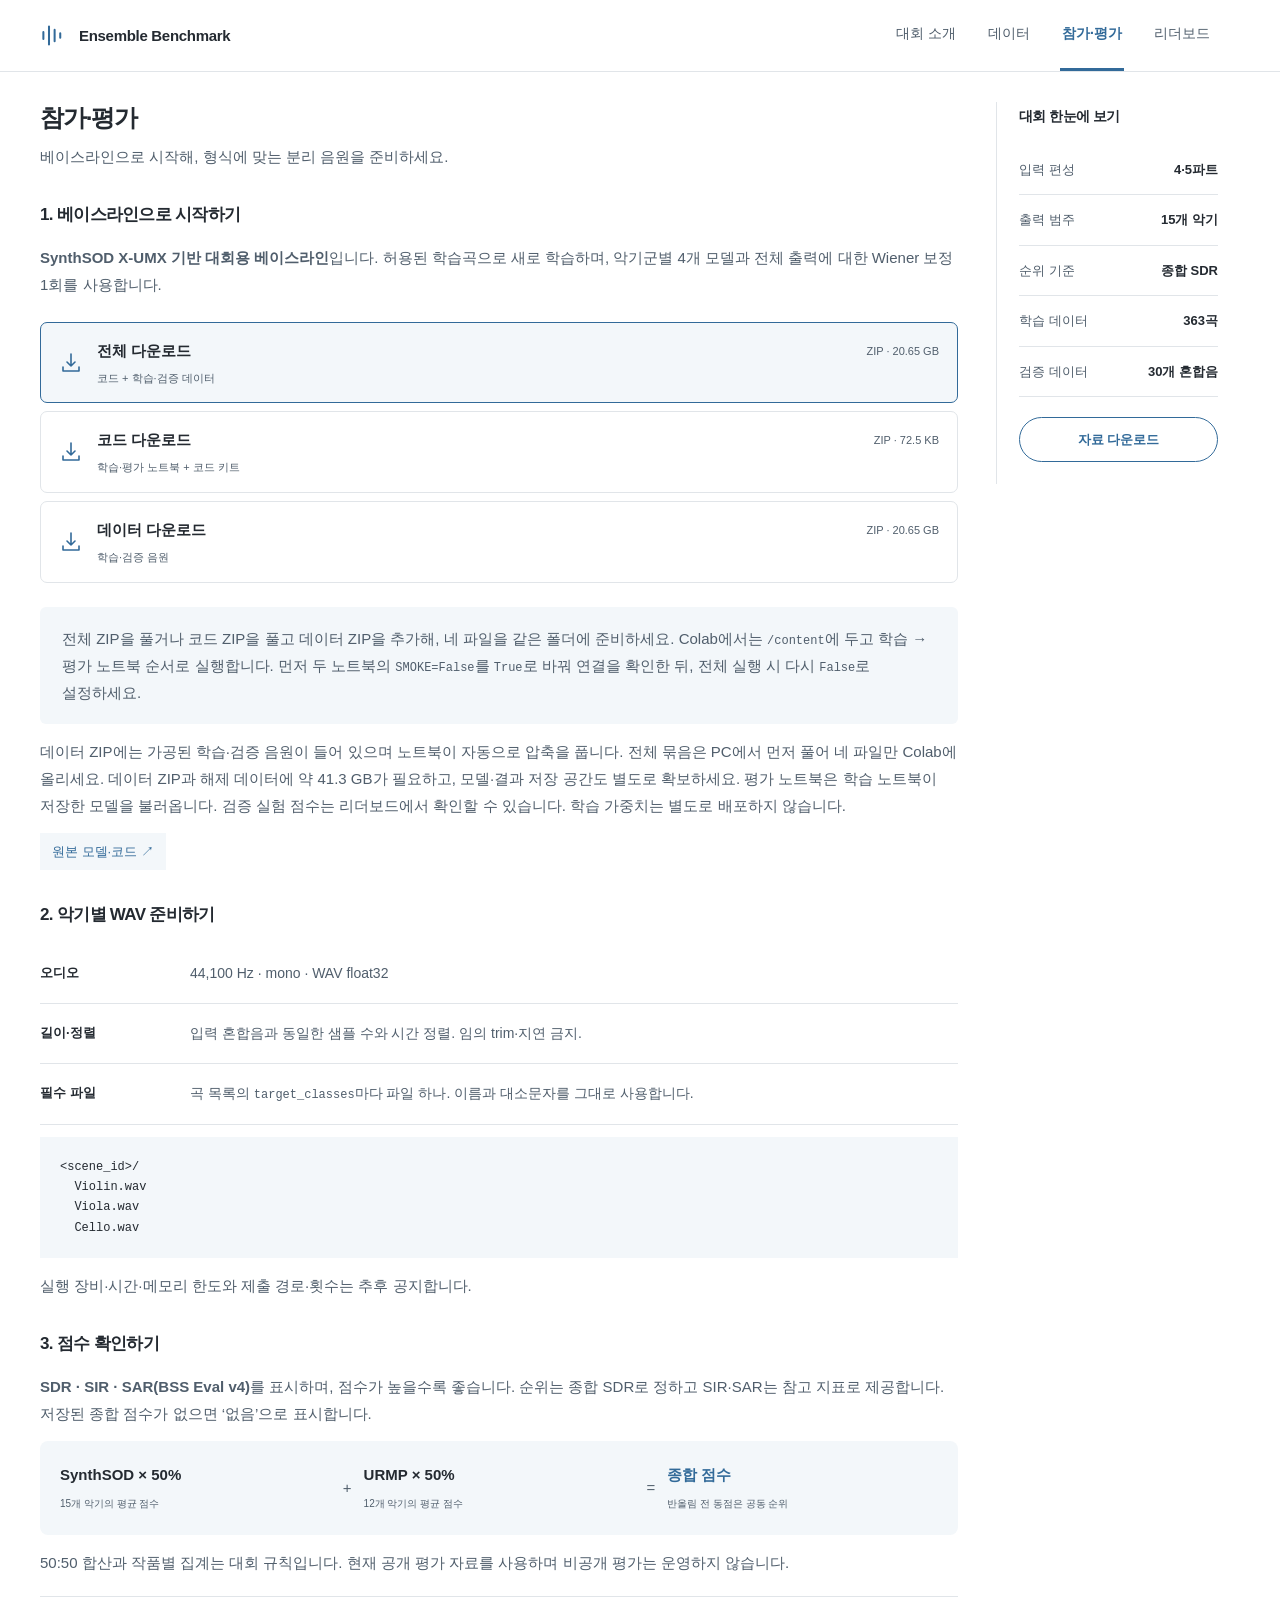
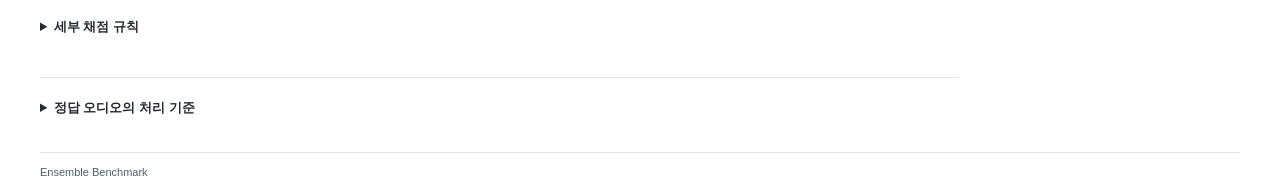
<file: participate.html>
<!doctype html><html lang="ko"><head><meta charset="utf-8"><meta name="viewport" content="width=device-width,initial-scale=1"><title>참가·평가 · Ensemble Benchmark</title><link rel="stylesheet" href="styles.css"><link rel="icon" type="image/svg+xml" href="assets/favicon.svg"></head><body class="tabbed"><a class="skip" href="#main">본문으로 건너뛰기</a><header class="masthead"><a class="brand" href="index.html"><svg viewBox="0 0 24 24" fill="none" aria-hidden="true"><path d="M3 9v6m5-11v16m5-13v10m5-7v4" stroke="currentColor" stroke-width="1.8" stroke-linecap="round"/></svg><b>Ensemble Benchmark</b></a><nav class="tabs" aria-label="대회 메뉴"><a href="index.html" data-page="overview">대회 소개</a><a href="data.html" data-page="data">데이터</a><a href="participate.html" data-page="participate" aria-current="page">참가·평가</a><a href="leaderboard.html" data-page="leaderboard">리더보드</a></nav></header><div class="shell"><div class="workspace"><main class="content" id="main"><section class="chapter" id="participate" data-panel="participate"><header class="page-head"><p class="eyebrow">PARTICIPATE</p><h1>참가·평가</h1><p>베이스라인으로 시작해, 형식에 맞는 분리 음원을 준비하세요.</p></header><section class="section" id="baseline"><h2>1. 베이스라인으로 시작하기</h2>
<p><strong>SynthSOD X-UMX 기반 대회용 베이스라인</strong>입니다. 허용된 학습곡으로 새로 학습하며, 악기군별 4개 모델과 전체 출력에 대한 Wiener 보정 1회를 사용합니다.</p>
<div class="download-grid" aria-label="참가 자료 다운로드"><a class="download-link" href="downloads/all-downloads.zip" download><svg viewBox="0 0 24 24" fill="none" stroke="currentColor" stroke-width="1.6" stroke-linecap="round" stroke-linejoin="round" aria-hidden="true"><path d="M12 3v12m-4-4 4 4 4-4M4 16v4h16v-4"/></svg><span><strong>전체 다운로드</strong><small>ZIP · 20.65 GB</small><small>코드 + 학습·검증 데이터</small></span></a><a class="download-link" href="downloads/code.zip" download><svg viewBox="0 0 24 24" fill="none" stroke="currentColor" stroke-width="1.6" stroke-linecap="round" stroke-linejoin="round" aria-hidden="true"><path d="M12 3v12m-4-4 4 4 4-4M4 16v4h16v-4"/></svg><span><strong>코드 다운로드</strong><small>ZIP · 72.5 KB</small><small>학습·평가 노트북 + 코드 키트</small></span></a><a class="download-link" href="downloads/dataset.zip" download><svg viewBox="0 0 24 24" fill="none" stroke="currentColor" stroke-width="1.6" stroke-linecap="round" stroke-linejoin="round" aria-hidden="true"><path d="M12 3v12m-4-4 4 4 4-4M4 16v4h16v-4"/></svg><span><strong>데이터 다운로드</strong><small>ZIP · 20.65 GB</small><small>학습·검증 음원</small></span></a></div>
<p class="callout">전체 ZIP을 풀거나 코드 ZIP을 풀고 데이터 ZIP을 추가해, 네 파일을 같은 폴더에 준비하세요. Colab에서는 <code>/content</code>에 두고 학습 → 평가 노트북 순서로 실행합니다. 먼저 두 노트북의 <code>SMOKE=False</code>를 <code>True</code>로 바꿔 연결을 확인한 뒤, 전체 실행 시 다시 <code>False</code>로 설정하세요.</p>
<p class="note">데이터 ZIP에는 가공된 학습·검증 음원이 들어 있으며 노트북이 자동으로 압축을 풉니다. 전체 묶음은 PC에서 먼저 풀어 네 파일만 Colab에 올리세요. 데이터 ZIP과 해제 데이터에 약 41.3 GB가 필요하고, 모델·결과 저장 공간도 별도로 확보하세요. 평가 노트북은 학습 노트북이 저장한 모델을 불러옵니다. 검증 실험 점수는 리더보드에서 확인할 수 있습니다. 학습 가중치는 별도로 배포하지 않습니다.</p>
<p class="note"><a class="text-link" href="https://github.com/repertorium/SynthSOD-Baseline">원본 모델·코드 ↗</a></p>
<!-- 학습 가중치가 검증되면 downloads/ 아래에 배치하고 실제 다운로드 링크를 추가합니다. -->
</section><section class="section" id="submission"><h2>2. 악기별 WAV 준비하기</h2><dl class="facts"><div><dt>오디오</dt><dd>44,100 Hz · mono · WAV float32</dd></div><div><dt>길이·정렬</dt><dd>입력 혼합음과 동일한 샘플 수와 시간 정렬. 임의 trim·지연 금지.</dd></div><div><dt>필수 파일</dt><dd>곡 목록의 <code>target_classes</code>마다 파일 하나. 이름과 대소문자를 그대로 사용합니다.</dd></div></dl><pre aria-label="제출 폴더 예시">&lt;scene_id&gt;/
  Violin.wav
  Viola.wav
  Cello.wav</pre><p class="note">실행 장비·시간·메모리 한도와 제출 경로·횟수는 추후 공지합니다.</p></section><section class="section" id="scoring"><h2>3. 점수 확인하기</h2><p><strong>SDR · SIR · SAR(BSS Eval v4)</strong>를 표시하며, 점수가 높을수록 좋습니다. 순위는 종합 SDR로 정하고 SIR·SAR는 참고 지표로 제공합니다. 저장된 종합 점수가 없으면 ‘없음’으로 표시합니다.</p><div class="score-flow" role="group" aria-label="SynthSOD 점수 50퍼센트와 URMP 점수 50퍼센트를 더하여 종합 점수를 계산합니다"><div class="term"><strong>SynthSOD × 50%</strong><small>15개 악기의 평균 점수</small></div><span class="operator" aria-hidden="true">+</span><div class="term"><strong>URMP × 50%</strong><small>12개 악기의 평균 점수</small></div><span class="operator" aria-hidden="true">=</span><div class="term result"><strong>종합 점수</strong><small>반올림 전 동점은 공동 순위</small></div></div><p class="note">50:50 합산과 작품별 집계는 대회 규칙입니다. 현재 공개 평가 자료를 사용하며 비공개 평가는 운영하지 않습니다.</p><details><summary>세부 채점 규칙</summary><div class="panel table-scroll" role="region" tabindex="0" aria-label="상세 채점 규칙 · 작은 화면에서는 좌우 스크롤"><table class=""><caption class="sr-only">상세 채점 규칙</caption><thead><tr><th scope="col">항목</th><th scope="col">규칙</th></tr></thead><tbody><tr><td>계산</td><td>museval / BSS Eval v4 · 1초 window · 1초 hop. 악기 ID로 정답 대응; 순서 재매칭 없음</td></tr><tr><td>집계</td><td>프레임 중앙값 → 부모 녹음별 scene 중앙값 → 작품 그룹별 녹음 중앙값 → 악기별 작품 중앙값 → 악기 산술평균</td></tr><tr><td>정답 무음</td><td>정규화된 reference의 프레임 평균 제곱 에너지 ≤ 1e-12인 구간만 제외. 예측으로 제외 구간을 바꾸지 않음</td></tr><tr><td>무음 예측·극단값</td><td>활성 정답에서 완전 무음 예측은 -60 dB. 프레임 SDR은 [-60, +60] dB로 제한; ±Inf는 각 경계값</td></tr><tr><td>마지막 프레임</td><td>1초 미만이면 reference·estimate에 같은 zero padding 적용</td></tr><tr><td>잘못된 제출</td><td>필수 파일 누락, 형식·샘플 수 오류, 오디오 NaN/Inf는 무효</td></tr><tr><td>계산 중 NaN</td><td>사전 제외한 정답 무음 외 NaN은 채점 보류 후 원인 확인</td></tr><tr><td>동점·표시</td><td>반올림 전 종합 점수가 같으면 공동 순위. 점수는 소수점 3자리로 표시</td></tr></tbody></table></div><p class="note">공통 채점 코드는 키트와 평가 노트북에 포함되어 있습니다. URMP에 없는 3개 범주를 0점으로 처리하지 않습니다.</p></details><details><summary>정답 오디오의 처리 기준</summary><ul class="rules"><li>SynthSOD: Tree 음원의 채널 평균을 사용하며 잔향을 유지합니다. Close Mic와 혼용하지 않습니다.</li><li>URMP: 개별 파트를 48k→44.1k로 동일하게 polyphase resampling(147/160)합니다.</li><li>선택 파트를 합쳐 혼합음을 만들고, 같은 출력 범주의 파트를 정답 하나로 합칩니다.</li><li>혼합음 peak 0.75에 맞춘 하나의 gain을 혼합음과 모든 정답에 적용합니다. 개별 stem 정규화는 하지 않습니다.</li><li>각 target의 유효 1초 프레임이 5개 이상인 장면만 배포합니다.</li></ul></details></section></section></main><aside class="summary"><h2>대회 한눈에 보기</h2><dl><div><dt>입력 편성</dt><dd>4·5파트</dd></div><div><dt>출력 범주</dt><dd>15개 악기</dd></div><div><dt>순위 기준</dt><dd>종합 SDR</dd></div><div><dt>학습 데이터</dt><dd>363곡</dd></div><div><dt>검증 데이터</dt><dd>30개 혼합음</dd></div></dl><a class="primary" href="participate.html#baseline">자료 다운로드</a></aside></div><footer class="footer"><span>Ensemble Benchmark</span></footer></div></body></html>
</file>
<file: styles.css>
*{box-sizing:border-box}html{scroll-behavior:smooth;scroll-padding-top:100px}body{margin:0;color:var(--ink);background:var(--paper);font:15px/1.8 -apple-system,BlinkMacSystemFont,"Apple SD Gothic Neo",sans-serif;word-break:keep-all}a{color:inherit;text-decoration:none}button{font:inherit;cursor:pointer}svg{display:block}a:focus-visible,button:focus-visible,summary:focus-visible,[tabindex]:focus-visible{outline:3px solid var(--accent);outline-offset:4px}.skip{position:fixed;top:-100px;left:16px;z-index:100;background:var(--ink);color:var(--paper);padding:10px}.skip:focus{top:10px}.brand{display:flex;gap:12px;align-items:center;font-size:13px;line-height:1.2;letter-spacing:-.02em}.brand svg{width:28px;height:34px;color:var(--accent)}.brand b{font-weight:750}.status{font-size:11px;color:var(--muted);white-space:nowrap}.status:before{content:'●';font-size:8px;margin-right:7px;color:var(--accent)}.test-back{font-size:11px;text-decoration:underline;text-underline-offset:4px}.site-nav{display:flex;gap:8px}.site-nav a{display:flex;align-items:center;gap:9px;font-size:13px;min-height:44px;padding:8px 16px;white-space:nowrap}.site-nav span{font-size:10px;opacity:.6}.site-nav a[aria-current]{color:var(--accent);font-weight:700}.page-head{margin-bottom:32px}.eyebrow{font-size:10px;letter-spacing:.14em;color:var(--accent);margin:0 0 16px}.page-head h1{font-size:44px;line-height:1.3;letter-spacing:-.06em;margin:0 0 20px}.page-head p:not(.eyebrow){font-size:15px;color:var(--muted);max-width:65ch;margin:0}h2{font-size:19px;line-height:1.5;margin:0 0 16px;letter-spacing:-.04em}h3{font-size:13px;margin:0 0 10px}p{margin:0 0 14px}.section{margin-top:40px}.section>p{color:var(--muted)}.note{font-size:12px;color:var(--muted);line-height:1.8;margin-top:14px}.callout{padding:18px 22px;background:var(--soft);font-size:13px;color:var(--muted)}.rules{padding-left:20px;color:var(--muted);font-size:14px}.rules li{margin:8px 0}.rules strong{color:var(--ink)}.instrument-grid{display:grid;grid-template-columns:repeat(4,1fr);gap:12px}.instrument-grid>div{padding:20px;background:var(--soft)}.instrument-grid h3{color:var(--accent)}.instrument-grid p{margin:0;line-height:2;font-size:14px}.table-scroll{overflow:auto;border:1px solid var(--line)}table{width:100%;min-width:650px;border-collapse:collapse;font-size:13px;text-align:left}td,th{padding:13px 18px;border-bottom:1px solid var(--line);vertical-align:top}th{font-size:11px;background:var(--soft);color:var(--muted);font-weight:600}tr:last-child td{border-bottom:0}.sr-only{position:absolute;width:1px;height:1px;padding:0;overflow:hidden;clip:rect(0,0,0,0);white-space:nowrap}.board{font-variant-numeric:tabular-nums}.board td{height:50px;white-space:nowrap;padding:11px 18px}.board th:nth-child(n+4),.board td:nth-child(n+4){text-align:right}.primary-score{font-weight:750}.unavailable{color:var(--muted);font-size:12px}.experiment-tag{font-size:11px;background:var(--soft);padding:4px 9px;border-radius:16px}.board-model{color:var(--accent);font-weight:600}.links{display:flex;gap:12px;margin-top:20px}.text-link{display:inline-block;padding:7px 12px;background:var(--soft);color:var(--accent);font-size:13px}.facts{margin:0}.facts>div{display:grid;grid-template-columns:130px 1fr;gap:20px;padding:17px 0;border-bottom:1px solid var(--line)}.facts dt{font-size:13px;font-weight:600}.facts dd{margin:0;font-size:14px;color:var(--muted)}.overview-facts{display:grid;grid-template-columns:1fr 1fr;gap:30px}.overview-facts>div{display:block;border:0}.overview-facts dt{color:var(--accent);margin-bottom:12px}.download-grid{display:grid;grid-template-columns:repeat(3,1fr);gap:12px;margin:24px 0}.download-link{padding:20px;display:flex;gap:14px;align-items:center;border:1px solid var(--line)}.download-link svg{width:24px;height:24px;flex:none;color:var(--accent)}.download-link strong{font-size:14px;display:block}.download-link small{font-size:11px;display:block;color:var(--muted);margin-top:5px}.download-link:hover{background:var(--soft)}.score-flow{display:flex;align-items:center;gap:18px;padding:24px;background:var(--soft)}.term{flex:1}.term strong{display:block;font-size:17px}.term small{font-size:12px;color:var(--muted)}.result{color:var(--accent)}.operator{color:var(--muted)}details{border-top:1px solid var(--line);padding:18px 0;margin-top:20px;font-size:13px}summary{cursor:pointer;font-weight:600;min-height:24px}details[open] summary{margin-bottom:20px}pre{padding:20px;background:var(--soft);overflow:auto;font:12px/1.7 ui-monospace,monospace}code{font:12px ui-monospace,monospace;overflow-wrap:anywhere}
.flow{display:grid;grid-template-columns:minmax(0,1fr) 28px minmax(0,1.15fr) 24px minmax(0,.85fr);gap:16px;align-items:stretch;margin:0 0 36px;padding:28px;background:var(--soft)}.flow-step{min-width:0;display:flex;flex-direction:column}.flow-step small{font-size:10px;color:var(--accent);letter-spacing:.08em;margin-bottom:14px}.flow-step h2{font-size:17px;margin:0 0 6px}.flow-step p{color:var(--muted);font-size:12px}.flow-visual{height:216px;padding-top:24px;margin-top:auto;flex:none}.mixture-spectrum{display:flex;flex-direction:column;justify-content:center;color:var(--muted)}.spectrum{width:100%;height:40px;overflow:visible}.mixture-spectrum .spectrum{height:100px}.spectrum-axis{stroke:var(--line);stroke-width:1;vector-effect:non-scaling-stroke}.spectrum-line{stroke:currentColor;stroke-width:1.5;stroke-linecap:round;stroke-linejoin:round;vector-effect:non-scaling-stroke}.spectrum-caption{display:flex;justify-content:space-between;font-size:10px;color:var(--muted);margin-top:9px}.flow-arrow{align-self:end;height:192px;color:var(--muted);opacity:.6}.flow-arrow svg{width:100%;height:100%;overflow:visible}.instrument-spectra,.stem-files{display:grid;grid-template-rows:repeat(3,64px)}.instrument-spectrum{display:grid;grid-template-columns:50px minmax(0,1fr);align-items:center;gap:10px}.instrument-name{font-size:11px}.violin{color:var(--violin)}.cello{color:var(--cello)}.flute{color:var(--flute)}.stem-file{display:flex;align-items:center;gap:9px;font-size:12px}.stem-dot{width:5px;height:5px;border-radius:50%;background:currentColor;flex:none}.stem-name{color:var(--ink)}.stem-name span{color:var(--muted)}.flow-caption{grid-column:1/-1;font-size:10px;text-align:right;color:var(--muted);margin-top:10px}
[data-panel][hidden]{display:none!important}.tabbed [data-panel]{animation:enter .2s ease-out}@keyframes enter{from{opacity:.65}to{opacity:1}}.utility{display:flex;align-items:center;gap:24px}.chapter-mark{display:none}.overview-badge{display:none}
@media(max-width:900px){.download-grid{grid-template-columns:1fr}.instrument-grid{grid-template-columns:repeat(2,1fr)}.page-head h1{font-size:36px}.flow{gap:10px;padding:20px}.flow-step h2{font-size:15px}}
@media(max-width:650px){body{font-size:14px}.site-nav{overflow:auto;gap:0}.site-nav a{font-size:12px;padding:8px 12px}.site-nav span{display:none}.page-head h1{font-size:32px}.page-head p:not(.eyebrow){font-size:14px}.flow{grid-template-columns:1fr;padding:22px;gap:16px}.flow-arrow{height:22px;width:20px}.flow-arrow svg{display:none}.flow-arrow:after{content:'↓'}.flow-step h2{font-size:18px}.flow-visual{margin-top:0;padding-top:10px}.mixture-spectrum{height:140px}.flow-caption{text-align:left}.overview-facts{grid-template-columns:1fr;gap:10px}.facts>div{grid-template-columns:88px 1fr}.facts dd{font-size:13px}.score-flow{flex-direction:column;align-items:flex-start}.instrument-grid>div{padding:16px}.utility{gap:12px}.status{font-size:10px}}
@media(prefers-reduced-motion:reduce){html{scroll-behavior:auto}.tabbed [data-panel]{animation:none}}

:root{color-scheme:light;--paper:#fff;--ink:#242a31;--muted:#67717e;--line:#e1e5e9;--soft:#f6f8fa;--accent:#3269a8;--violin:var(--accent);--cello:#b07a45;--flute:#599092}
html{scroll-behavior:auto}.page-head .eyebrow{display:none}.page-head h1{font-size:25px;font-weight:650;letter-spacing:-.045em;margin-bottom:10px}.page-head p:not(.eyebrow){font-size:14px}.page-head{margin-bottom:28px}.masthead{height:72px;display:flex;align-items:center;justify-content:space-between;padding:0 4vw;border-bottom:1px solid var(--line);background:white}.brand{font-size:15px;line-height:1.2;display:flex;align-items:center}.brand span{display:block}.brand svg{width:27px;height:27px}.brand b{font-weight:650}.masthead .utility{font-size:12px}.test-back{text-decoration:none;border:1px solid var(--line);padding:6px 12px;border-radius:20px}.shell{max-width:1300px;margin:auto;padding:0 40px}.hero{padding:38px 0 32px;display:flex;justify-content:space-between;align-items:center;gap:32px}.hero-copy{flex:1;min-width:0}.hero h1{font-size:38px;line-height:1.25;letter-spacing:-.045em;margin:12px 0 14px;font-weight:700}.hero p{font-size:14px;color:var(--muted);margin:0;max-width:66ch}.hero-meta{display:flex;align-items:center;gap:10px;font-size:11px;color:var(--muted)}.phase{background:var(--soft);color:var(--accent);padding:4px 10px;border-radius:20px;white-space:nowrap}.hero-art{width:170px;height:116px;flex:none;color:var(--accent)}.primary{display:inline-flex;align-items:center;justify-content:center;background:var(--accent);color:white;padding:10px 19px;border-radius:7px;font-size:13px;font-weight:600;min-height:42px;white-space:nowrap}.primary:hover{filter:brightness(.94)}.hero-action{margin-top:20px}.tabs{display:flex;gap:28px;border-bottom:1px solid var(--line);overflow:auto}.tabs a{font-size:13px;min-height:48px;display:flex;align-items:center;border-bottom:3px solid transparent;padding:0 2px;white-space:nowrap;color:var(--muted)}.tabs a[aria-current]{border-bottom-color:var(--accent);color:var(--ink);font-weight:650}.workspace{display:grid;grid-template-columns:minmax(0,1fr) 244px;gap:38px;padding:32px 0 0}.content{min-width:0}.summary{border:1px solid var(--line);padding:22px;border-radius:8px;height:max-content;position:sticky;top:24px}.summary h2{font-size:14px;margin:0 0 18px}.summary dl{margin:0}.summary dl>div{padding:13px 0;border-bottom:1px solid var(--line);display:flex;justify-content:space-between;gap:12px}.summary dt{font-size:12px;color:var(--muted)}.summary dd{font-size:12px;font-weight:600;margin:0}.summary .primary{width:100%;margin-top:20px}.summary .note{font-size:11px;margin-bottom:0}.quick-stats{display:none}.flow{padding:22px 0;background:transparent;border-top:1px solid var(--line);border-bottom:1px solid var(--line);gap:10px;grid-template-columns:minmax(0,1fr) 18px minmax(0,1.15fr) 18px minmax(0,.85fr)}.flow-step h2{font-size:16px}.flow-step p{font-size:11px}.flow-step small{font-size:9px}.flow-visual{height:186px;padding-top:6px}.flow-arrow{height:180px}.instrument-spectra,.stem-files{grid-template-rows:repeat(3,60px)}.instrument-spectrum{grid-template-columns:44px minmax(0,1fr);gap:6px}.instrument-name{font-size:10px}.stem-file{font-size:11px;gap:7px}.flow-caption{font-size:9px}.overview-facts{gap:26px}.overview-facts dt{font-size:13px}.overview-facts dd{font-size:13px}.section{margin-top:32px}.section h2{font-size:17px}.instrument-grid{gap:8px}.instrument-grid>div{padding:16px 12px;background:var(--soft);border-radius:6px}.instrument-grid p{font-size:12px}.download-grid{grid-template-columns:1fr;gap:8px}.download-link{padding:14px 18px;border-radius:7px;min-height:72px}.download-link>span{display:grid;grid-template-columns:1fr auto;flex:1;gap:0 16px}.download-link small:last-child{grid-column:1/-1}.download-link strong{font-size:13px}.download-link:first-child{border-color:var(--accent)}.table-scroll{border-radius:7px}.board{min-width:650px}.board td{height:48px;padding:10px 16px;font-size:12px}.board th{padding:11px 16px}.callout{border-radius:6px}.score-flow{border-radius:8px;padding:20px;gap:12px}.score-flow strong{font-size:15px}.score-flow small{font-size:10px}.references{font-size:11px;color:var(--muted);padding:18px 0}.rail{display:none}.chapter{scroll-margin-top:30px}.section>p{font-size:14px}.hero-art svg{width:100%;height:100%}
@media(max-width:1000px){.shell{padding:0 26px}.workspace{grid-template-columns:minmax(0,1fr) 220px;gap:24px}.summary{padding:18px}.hero h1{font-size:32px}.hero-art{width:128px}.flow{grid-template-columns:minmax(0,1fr) 12px minmax(0,1.1fr) 12px minmax(0,.8fr);gap:6px}.flow-step h2{font-size:14px}}
@media(max-width:760px){.masthead{height:62px;padding:0 20px}.masthead .status{display:none}.shell{padding:0 20px}.hero{padding:28px 0 24px;gap:16px}.hero h1{font-size:29px}.hero-art{display:none}.hero p{font-size:13px}.workspace{grid-template-columns:1fr;padding-top:25px}.summary{position:static;display:block}.tabs{gap:24px}.tabs a{font-size:12px}.flow{grid-template-columns:1fr;padding:22px;gap:16px;background:var(--soft);border:0;border-radius:8px}.flow-step h2{font-size:18px}.flow-step p{font-size:12px}.flow-arrow{height:22px}.flow-visual{height:190px}.mixture-spectrum{height:140px}.flow-caption{font-size:10px}.instrument-name{font-size:12px}.stem-file{font-size:13px}.instrument-spectrum{grid-template-columns:60px minmax(0,1fr)}.summary dl{display:grid;grid-template-columns:1fr 1fr;gap:0 24px}.hero-meta{font-size:10px}.primary{min-height:42px}.hero-action{margin-top:18px}.page-head h1{font-size:24px}}


:root{--accent:#2874b2;--soft:#f5f8fa}.primary{background:#22282d;border-radius:24px}.hero{padding-top:40px}.hero h1{font-size:36px}.summary{border:0;border-left:1px solid var(--line);border-radius:0;padding-top:4px}.summary .primary{background:white;color:var(--ink);border:1px solid #cfd6dc}.hero-art{width:204px;height:126px}.tabs a[aria-current]{border-bottom-color:#252c32}.table-scroll{border-radius:10px}.hero-action{display:none}.hero-meta .phase{background:#edf5fb}.overview-facts>div{padding-top:0}.content .page-head h1{font-size:24px}.download-link:first-child{border-color:#b7cfe0;background:#f9fcff}
@media(max-width:760px){.hero h1{font-size:29px}.summary{border-left:0;border-top:1px solid var(--line);padding-top:22px}}

.hero{position:relative;overflow:hidden;isolation:isolate;padding:0;margin:28px 0 0;background:#f2f5f7;border-radius:10px;min-height:260px}.hero h1{font-size:36px}.hero p{font-size:14px;color:#526273;line-height:1.8}.hero-copy{z-index:1;padding:36px}.banner-photo{display:block;object-fit:cover;object-position:70% 60%;height:100%;width:100%}.masthead .utility{display:flex;align-items:center;gap:20px}.tabs{gap:28px}.workspace{padding-top:36px}.summary .note{line-height:1.8}.hero-art,.hero-meta,.phase,.quick-stats{display:none}.masthead .tabs{border:0}.masthead .tabs a{min-height:70px}.tabs a:hover{color:var(--accent)}.hero-copy h1{max-width:620px}.summary{top:24px}.test-back{white-space:nowrap}
@media(max-width:900px){.masthead{height:auto;min-height:68px;flex-wrap:wrap;gap:8px;padding-top:14px;padding-bottom:10px}.masthead .tabs{order:3;width:100%;gap:24px}.masthead .tabs a{min-height:40px}.hero h1{font-size:30px}}
@media(max-width:760px){.hero{margin-top:20px;min-height:290px}.hero-copy{padding:24px}.hero h1{font-size:29px}.hero p{font-size:13px}.hero .banner-photo{display:block}.tabs{gap:22px}.workspace{padding-top:26px}.summary{border-top:1px solid var(--line)}.masthead .utility{gap:8px}.test-back{font-size:11px}}
.hero{height:280px;margin-top:28px}.hero .banner-photo{position:absolute;inset:0;object-position:70% 62%}.hero:after{content:"";position:absolute;inset:0;background:linear-gradient(90deg,#f4f7f9 2%,rgba(244,247,249,.96) 35%,transparent 77%);z-index:0}.hero-copy{max-width:66%;padding:40px}.hero h1{font-size:38px}.workspace{margin-top:4px}.masthead{max-width:1300px;margin:auto;padding-left:40px;padding-right:40px}.masthead .tabs{margin-left:auto;margin-right:28px}.masthead .utility{order:4}@media(max-width:900px){.masthead .tabs{margin:0;order:5}.masthead{padding-left:26px;padding-right:26px}.masthead .utility{margin-left:auto}}@media(max-width:760px){.masthead{padding-left:20px;padding-right:20px}.hero-copy{max-width:100%;padding:24px;align-self:flex-start}.hero h1{font-size:29px}.hero:after{background:linear-gradient(180deg,#f4f7f9 5%,rgba(244,247,249,.9) 38%,transparent 90%)}.hero .banner-photo{object-position:85% 70%}.hero{height:320px}}

.hero[hidden]{display:none!important}.hero:after{display:none}.hero{height:auto;min-height:0;background:#fff;display:flex;flex-direction:column;align-items:stretch;gap:0;isolation:isolate}.hero-copy{max-width:none;flex:none;padding:28px 0}.hero h1{font-size:36px;margin:0 0 10px}.hero p{font-size:14px}.hero .banner-photo{position:static;inset:auto;width:100%;height:auto;aspect-ratio:3 / 1;object-fit:cover;object-position:center;display:block}.hero-copy{align-self:stretch}.workspace{margin-top:0;padding-top:34px}.hero[hidden]+.workspace{padding-top:40px}.hero-copy p{max-width:none}@media(max-width:760px){.hero{height:auto;min-height:0;margin-top:20px}.hero-copy{max-width:none;padding:22px 0}.hero h1{font-size:28px}.hero p{font-size:13px}.hero .banner-photo{object-position:center;aspect-ratio:3 / 1;height:auto}.hero[hidden]+.workspace{padding-top:26px}}.hero{border-radius:0}.hero .banner-photo{border-radius:8px}.hero-copy{padding:10px 0 26px}.hero{margin-top:34px}.workspace{padding-top:32px}
/* Orchestra is atmospheric background, not the primary content. */
.hero{position:relative;display:flex;flex-direction:row;align-items:center;height:230px;min-height:0;overflow:hidden;border:0;border-radius:8px;margin-top:28px;background:var(--paper)}.hero .banner-photo{position:absolute;inset:0;width:100%;height:100%;aspect-ratio:auto;object-fit:cover;object-position:center 46%;order:0;opacity:.38;z-index:0}.hero:after{display:block;content:"";position:absolute;inset:0;z-index:0;background:linear-gradient(90deg,var(--paper) 0%,transparent 100%)}.hero-copy{position:relative;bottom:auto;left:auto;right:auto;z-index:1;max-width:100%;padding:32px 36px;background:transparent;align-self:auto;color:var(--ink)}.hero h1{color:var(--ink);font-size:36px;margin:0 0 12px}.hero p{color:var(--muted);font-size:14px}.workspace{padding-top:30px}@media(max-width:760px){.hero{height:210px;min-height:0;margin-top:20px}.hero .banner-photo{height:100%;aspect-ratio:auto;object-position:center}.hero-copy{padding:24px;max-width:100%;position:relative;background:transparent}.hero h1{font-size:28px}.hero p{font-size:12px}.hero:after{background:linear-gradient(90deg,var(--paper),transparent)}.hero .banner-photo{opacity:.22}}
/* Keep the title clear on the left; reveal the full photograph on the right. */
.hero,.hero .banner-photo{border-radius:0}
.hero .banner-photo{opacity:1;filter:none}
.hero:after{background:linear-gradient(90deg,#fff 0%,rgba(255,255,255,.96) 24%,rgba(255,255,255,.76) 43%,rgba(255,255,255,.3) 66%,transparent 90%)}
@media(max-width:760px){.hero:after{background:linear-gradient(90deg,#fff 0%,rgba(255,255,255,.94) 30%,rgba(255,255,255,.72) 58%,rgba(255,255,255,.12) 90%,transparent 100%)}}

.tabs a[aria-current]{color:var(--accent);border-bottom-color:var(--accent)}.summary .primary{color:var(--accent);border-color:var(--accent)}.download-link:first-child{background:var(--soft);border-color:var(--accent)}.board th{background:var(--soft)}.hero{box-shadow:none}.tabs a:focus-visible,.primary:focus-visible{outline:3px solid var(--accent);outline-offset:3px}.download-link:hover{background:var(--soft)}:root{--accent:#326a99;--muted:#505e6c;--soft:#f3f7fa}.tabs a{font-size:14px}.page-head p:not(.eyebrow),.section>p,.overview-facts dd{font-size:15px}.flow-step p{font-size:13px}.flow-step small{font-size:11px}.instrument-name{font-size:12px}.stem-file{font-size:13px}.flow-caption{font-size:11px}.summary dt,.summary dd{font-size:13px}.summary .note{font-size:12px}.download-link strong{font-size:15px}.board td{font-size:13px}.board th{font-size:12px}.hero p{color:#495767}.instrument-spectrum{grid-template-columns:54px minmax(0,1fr)}@media(max-width:760px){.tabs{gap:18px}.tabs a{font-size:13px}.instrument-spectrum{grid-template-columns:64px minmax(0,1fr)}}
/* One introduction in the banner, followed directly by the separation diagram. */
.hero .hero-label{font-size:13px;font-weight:650;letter-spacing:.025em;color:var(--accent);margin:0 0 12px}
#overview>.flow{border-top:0;padding-top:4px;margin-top:0}
@media(max-width:760px){.hero .hero-label{font-size:12px;margin-bottom:10px}.hero h1{font-size:27px}}

/* Original footer in normal document flow. */
.footer{padding:24px 0;margin-top:48px;display:flex;justify-content:space-between;border-top:1px solid var(--line);font-size:11px;color:var(--muted)}
.footer{gap:18px;flex-wrap:wrap}
.footer{margin-top:32px}
.footer{font-size:11px}
/* Footer follows long content and rests at the viewport bottom on short pages. */
html{min-height:100%}
body{min-height:100vh;min-height:100svh;display:flex;flex-direction:column;padding-bottom:0}
.masthead{flex-shrink:0;width:100%;box-sizing:border-box}
.shell{width:100%;box-sizing:border-box;flex:1;display:flex;flex-direction:column}
.hero{flex-shrink:0}
.workspace{padding-bottom:32px}
.footer{position:static;flex-shrink:0;margin-top:auto;padding:18px 0;padding-bottom:calc(18px + env(safe-area-inset-bottom,0px));background:var(--paper,#fff)}

/* Compact footer with a blue separator. */
.footer{border-top:1px solid var(--line);padding-top:10px;padding-bottom:12px}
.workspace{padding-bottom:14px}
</file>
